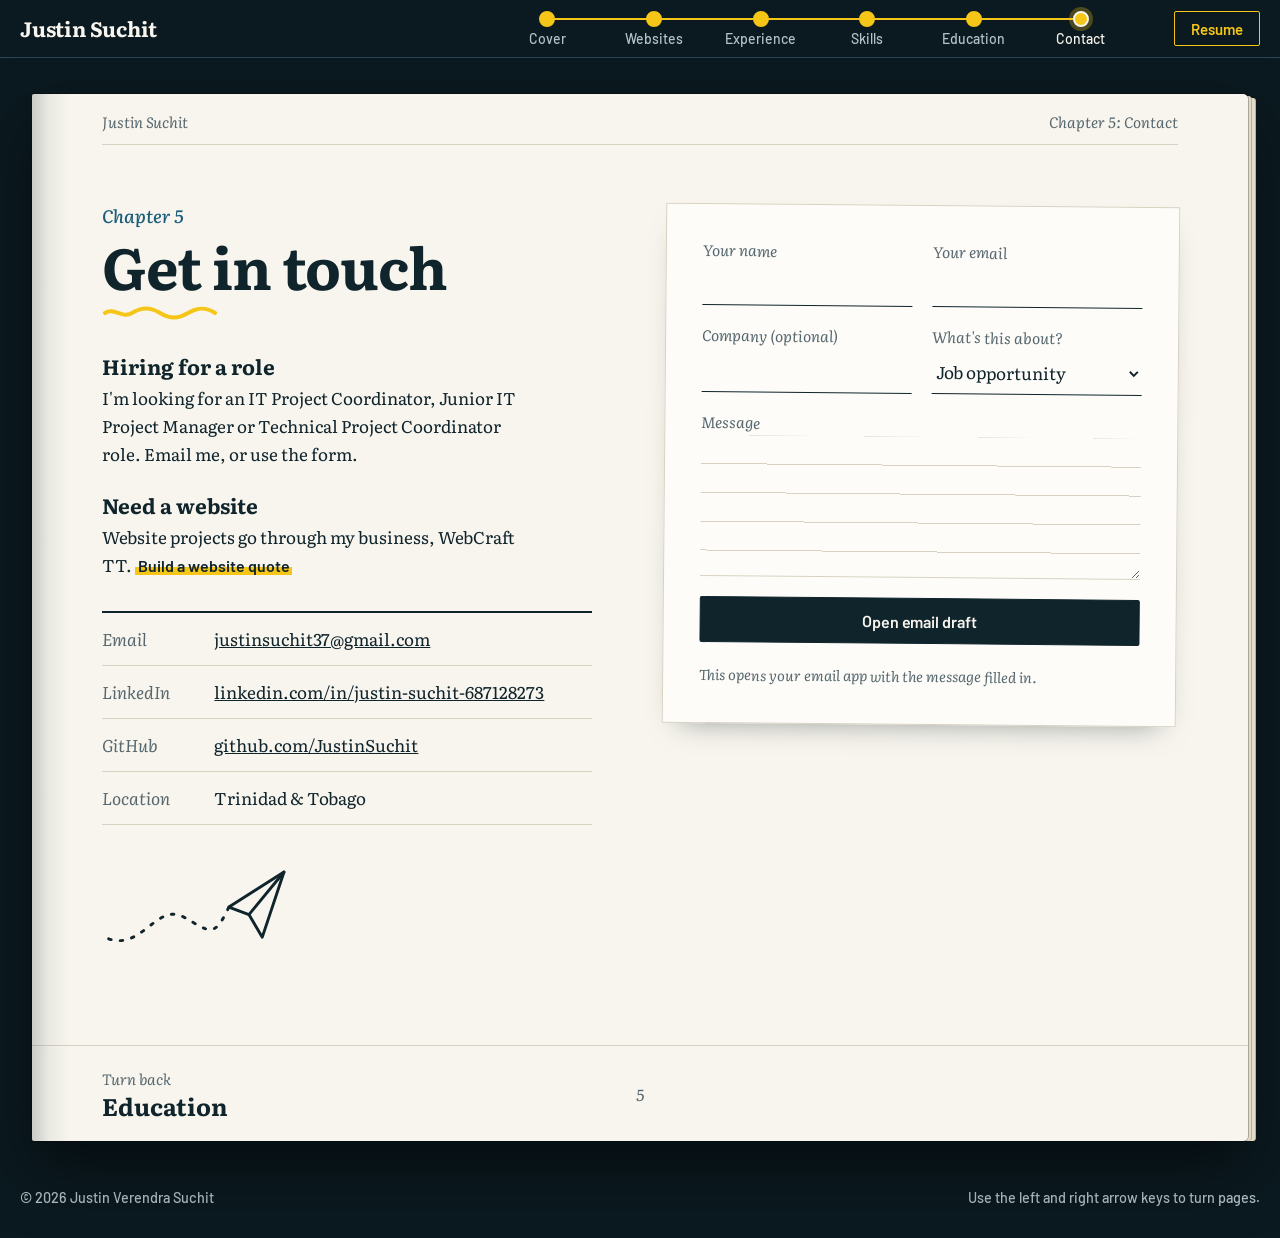
<file: contact.html>
<!DOCTYPE html>
<html lang="en">
<head>
<meta charset="UTF-8">
<meta name="viewport" content="width=device-width, initial-scale=1.0">
<title>Contact | Justin Suchit</title>
<meta name="description" content="Get in touch with Justin Suchit about IT project coordination roles or website projects.">
<meta name="author" content="Justin Suchit">
<meta name="robots" content="index, follow">
<meta property="og:type" content="website">
<meta property="og:site_name" content="Justin Suchit">
<meta property="og:title" content="Contact | Justin Suchit">
<meta property="og:description" content="Get in touch with Justin Suchit about IT project coordination roles or website projects.">
<meta property="og:image" content="https://raw.githubusercontent.com/JustinSuchit/Justin_Suchit-Profile/main/assets/og.png">
<meta property="og:image:width" content="1200">
<meta property="og:image:height" content="630">
<meta name="twitter:card" content="summary_large_image">
<meta name="twitter:image" content="https://raw.githubusercontent.com/JustinSuchit/Justin_Suchit-Profile/main/assets/og.png">
<meta name="theme-color" content="#10242c">
<link rel="icon" href="favicon.svg" type="image/svg+xml">
<link rel="stylesheet" href="styles.css">
</head>
<body>
<a class="skip" href="#main">Skip to content</a>

<header class="top">
  <div class="wrap top-row">
    <a class="wordmark" href="index.html">Justin Suchit</a>
    <nav aria-label="Pages">
      <ol class="rail" id="rail">
      <li class="passed"><a href="index.html"><span class="node"></span><span class="label">Cover</span></a></li>
      <li class="passed"><a href="websites.html"><span class="node"></span><span class="label">Websites</span></a></li>
      <li class="passed"><a href="experience.html"><span class="node"></span><span class="label">Experience</span></a></li>
      <li class="passed"><a href="skills.html"><span class="node"></span><span class="label">Skills</span></a></li>
      <li class="passed"><a href="education.html"><span class="node"></span><span class="label">Education</span></a></li>
      <li class="now"><a href="contact.html" aria-current="page"><span class="node"></span><span class="label">Contact</span></a></li>
      </ol>
    </nav>
    <a class="top-resume" href="resume.html">Resume</a>
  </div>
</header>

<div class="stage">
<main id="main" data-i="5" tabindex="-1">
  <div class="wrap"><p class="runhead"><span>Justin Suchit</span><span>Chapter 5: Contact</span></p></div>
  <section id="contact" class="contact">
    <div class="wrap contact-grid">
      <div>
        <p class="chapter">Chapter 5</p>
        <h1 class="title">Get in touch</h1>
        <div class="paths">
          <div>
            <h3>Hiring for a role</h3>
            <p>I'm looking for an IT Project Coordinator, Junior IT Project Manager or Technical Project Coordinator role. Email me, or use the form.</p>
          </div>
          <div>
            <h3>Need a website</h3>
            <p>Website projects go through my business, WebCraft TT. <a href="https://webcraft-tt.com/get-a-quote" target="_blank" rel="noopener">Build a website quote</a></p>
          </div>
        </div>
        <ul class="contact-links">
          <li><span>Email</span><a href="mailto:justinsuchit37@gmail.com">justinsuchit37@gmail.com</a></li>
          <li><span>LinkedIn</span><a href="https://www.linkedin.com/in/justin-suchit-687128273" target="_blank" rel="noopener">linkedin.com/in/justin-suchit-687128273</a></li>
          <li><span>GitHub</span><a href="https://github.com/JustinSuchit" target="_blank" rel="noopener">github.com/JustinSuchit</a></li>
          <li><span>Location</span>Trinidad &amp; Tobago</li>
        </ul>
        <svg class="doodle doodle-plane" viewBox="0 0 230 120" stroke-width="3.5" fill="none" stroke="currentColor" stroke-linecap="round" stroke-linejoin="round" aria-hidden="true">
          <path class="trail" d="M8 98c40 14 58-44 90-26s36 26 54-12" stroke-dasharray="3 11"/>
          <g class="fly"><path d="M152 60l66-42-26 78-16-27z" fill="var(--paper)"/><path d="M218 18l-42 51"/></g>
        </svg>
      </div>
      <form class="form" id="contactForm">
        <div class="pair">
          <label>Your name<input name="name" required autocomplete="name"></label>
          <label>Your email<input name="email" type="email" required autocomplete="email"></label>
        </div>
        <div class="pair">
          <label>Company (optional)<input name="company" autocomplete="organization"></label>
          <label>What's this about?
            <select name="reason">
              <option>Job opportunity</option><option>Collaboration</option><option>General question</option>
            </select>
          </label>
        </div>
        <label>Message<textarea name="message" rows="5" required></textarea></label>
        <button class="btn btn-solid" type="submit">Open email draft</button>
        <p class="form-note" id="formNote" role="status">This opens your email app with the message filled in.</p>
      </form>
    </div>
  </section>

  <nav class="pager" aria-label="Page turn"><div class="wrap pager-row"><a class="pager-prev" href="education.html"><span>Turn back</span><b>Education</b></a><p class="folio" aria-label="Page 5">5</p><span></span></div></nav>
</main>
</div>

<footer class="foot">
  <div class="wrap foot-row">
    <p>© <span id="year">2026</span> Justin Verendra Suchit</p>
    <p>Use the left and right arrow keys to turn pages.</p>
  </div>
</footer>

<dialog id="caseDialog" class="case" aria-labelledby="caseTitle"><div id="caseBody"></div></dialog>

<script src="script.js"></script>
</body>
</html>
</file>
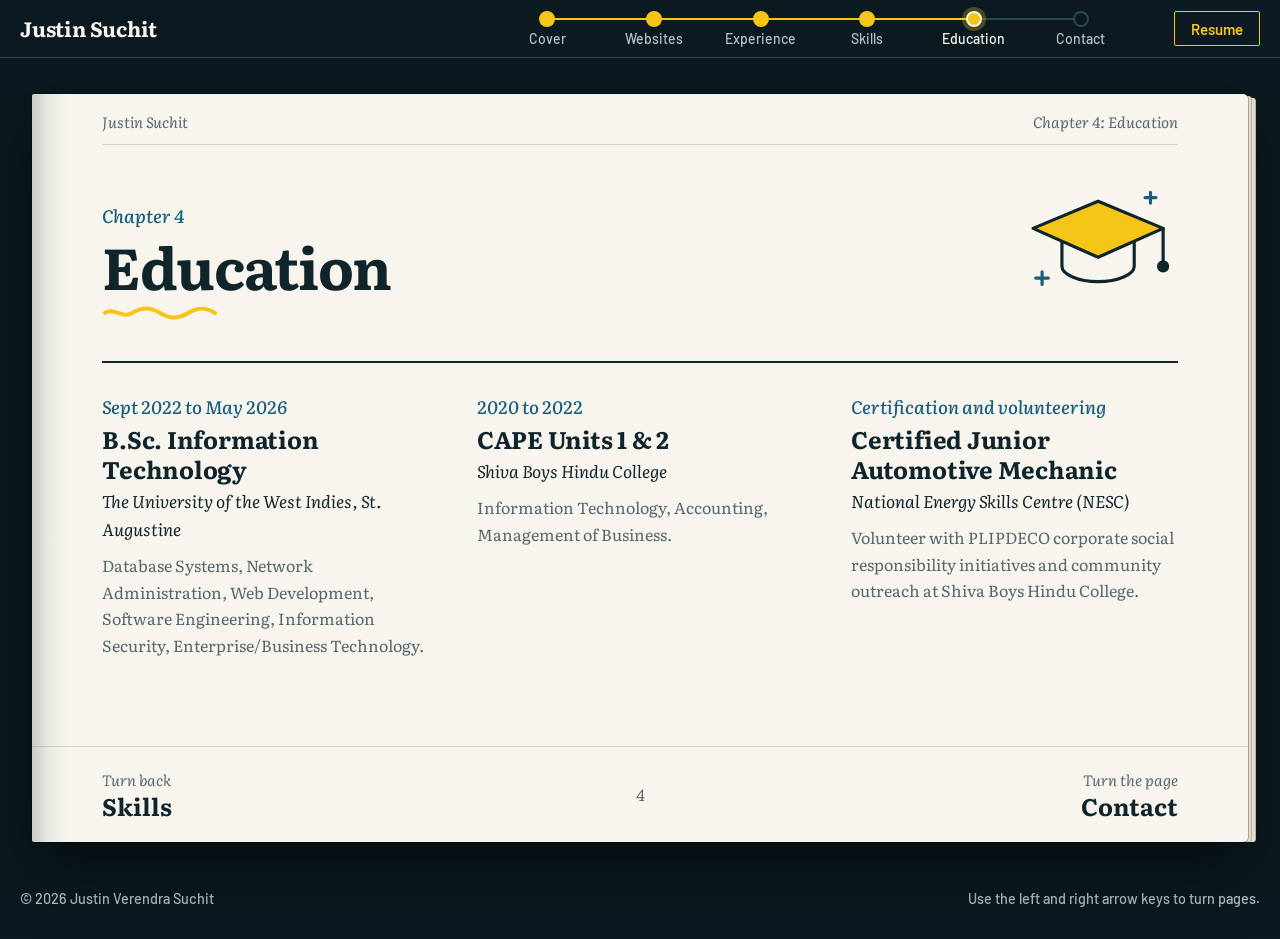
<file: education.html>
<!DOCTYPE html>
<html lang="en">
<head>
<meta charset="UTF-8">
<meta name="viewport" content="width=device-width, initial-scale=1.0">
<title>Education | Justin Suchit</title>
<meta name="description" content="B.Sc. Information Technology from The University of the West Indies, St. Augustine, plus certifications.">
<meta name="author" content="Justin Suchit">
<meta name="robots" content="index, follow">
<meta property="og:type" content="website">
<meta property="og:site_name" content="Justin Suchit">
<meta property="og:title" content="Education | Justin Suchit">
<meta property="og:description" content="B.Sc. Information Technology from The University of the West Indies, St. Augustine, plus certifications.">
<meta property="og:image" content="https://raw.githubusercontent.com/JustinSuchit/Justin_Suchit-Profile/main/assets/og.png">
<meta property="og:image:width" content="1200">
<meta property="og:image:height" content="630">
<meta name="twitter:card" content="summary_large_image">
<meta name="twitter:image" content="https://raw.githubusercontent.com/JustinSuchit/Justin_Suchit-Profile/main/assets/og.png">
<meta name="theme-color" content="#10242c">
<link rel="icon" href="favicon.svg" type="image/svg+xml">
<link rel="stylesheet" href="styles.css">
</head>
<body>
<a class="skip" href="#main">Skip to content</a>

<header class="top">
  <div class="wrap top-row">
    <a class="wordmark" href="index.html">Justin Suchit</a>
    <nav aria-label="Pages">
      <ol class="rail" id="rail">
      <li class="passed"><a href="index.html"><span class="node"></span><span class="label">Cover</span></a></li>
      <li class="passed"><a href="websites.html"><span class="node"></span><span class="label">Websites</span></a></li>
      <li class="passed"><a href="experience.html"><span class="node"></span><span class="label">Experience</span></a></li>
      <li class="passed"><a href="skills.html"><span class="node"></span><span class="label">Skills</span></a></li>
      <li class="now"><a href="education.html" aria-current="page"><span class="node"></span><span class="label">Education</span></a></li>
      <li class=""><a href="contact.html"><span class="node"></span><span class="label">Contact</span></a></li>
      </ol>
    </nav>
    <a class="top-resume" href="resume.html">Resume</a>
  </div>
</header>

<div class="stage">
<main id="main" data-i="4" tabindex="-1">
  <div class="wrap"><p class="runhead"><span>Justin Suchit</span><span>Chapter 4: Education</span></p></div>
  <section id="education" class="band">
    <div class="wrap">
      <svg class="doodle page-art" viewBox="0 0 170 130" stroke-width="3.5" fill="none" stroke="currentColor" stroke-linecap="round" stroke-linejoin="round" aria-hidden="true">
        <path d="M42 62v28c0 9 18 17 40 17s40-8 40-17V62"/>
        <path d="M82 18l72 30-72 32L10 48z" fill="var(--yellow)"/>
        <g class="tassel"><path d="M154 48v36"/><circle cx="154" cy="90" r="5" fill="currentColor"/></g>
        <path class="twinkle" d="M20 96v14M13 103h14" stroke="var(--blue)"/><path class="twinkle t2" d="M140 8v12M134 14h12" stroke="var(--blue)"/>
      </svg>
      <p class="chapter">Chapter 4</p>
        <h1 class="title">Education</h1>
      <div class="edu">
        <article>
          <p class="when">Sept 2022 to May 2026</p>
          <h3>B.Sc. Information Technology</h3>
          <p class="where">The University of the West Indies, St. Augustine</p>
          <p class="detail">Database Systems, Network Administration, Web Development, Software Engineering, Information Security, Enterprise/Business Technology.</p>
        </article>
        <article>
          <p class="when">2020 to 2022</p>
          <h3>CAPE Units 1 &amp; 2</h3>
          <p class="where">Shiva Boys Hindu College</p>
          <p class="detail">Information Technology, Accounting, Management of Business.</p>
        </article>
        <article>
          <p class="when">Certification and volunteering</p>
          <h3>Certified Junior Automotive Mechanic</h3>
          <p class="where">National Energy Skills Centre (NESC)</p>
          <p class="detail">Volunteer with PLIPDECO corporate social responsibility initiatives and community outreach at Shiva Boys Hindu College.</p>
        </article>
      </div>
    </div>
  </section>

  <nav class="pager" aria-label="Page turn"><div class="wrap pager-row"><a class="pager-prev" href="skills.html"><span>Turn back</span><b>Skills</b></a><p class="folio" aria-label="Page 4">4</p><a class="pager-next" href="contact.html"><span>Turn the page</span><b>Contact</b></a></div></nav>
</main>
</div>

<footer class="foot">
  <div class="wrap foot-row">
    <p>© <span id="year">2026</span> Justin Verendra Suchit</p>
    <p>Use the left and right arrow keys to turn pages.</p>
  </div>
</footer>

<dialog id="caseDialog" class="case" aria-labelledby="caseTitle"><div id="caseBody"></div></dialog>

<script src="script.js"></script>
</body>
</html>
</file>
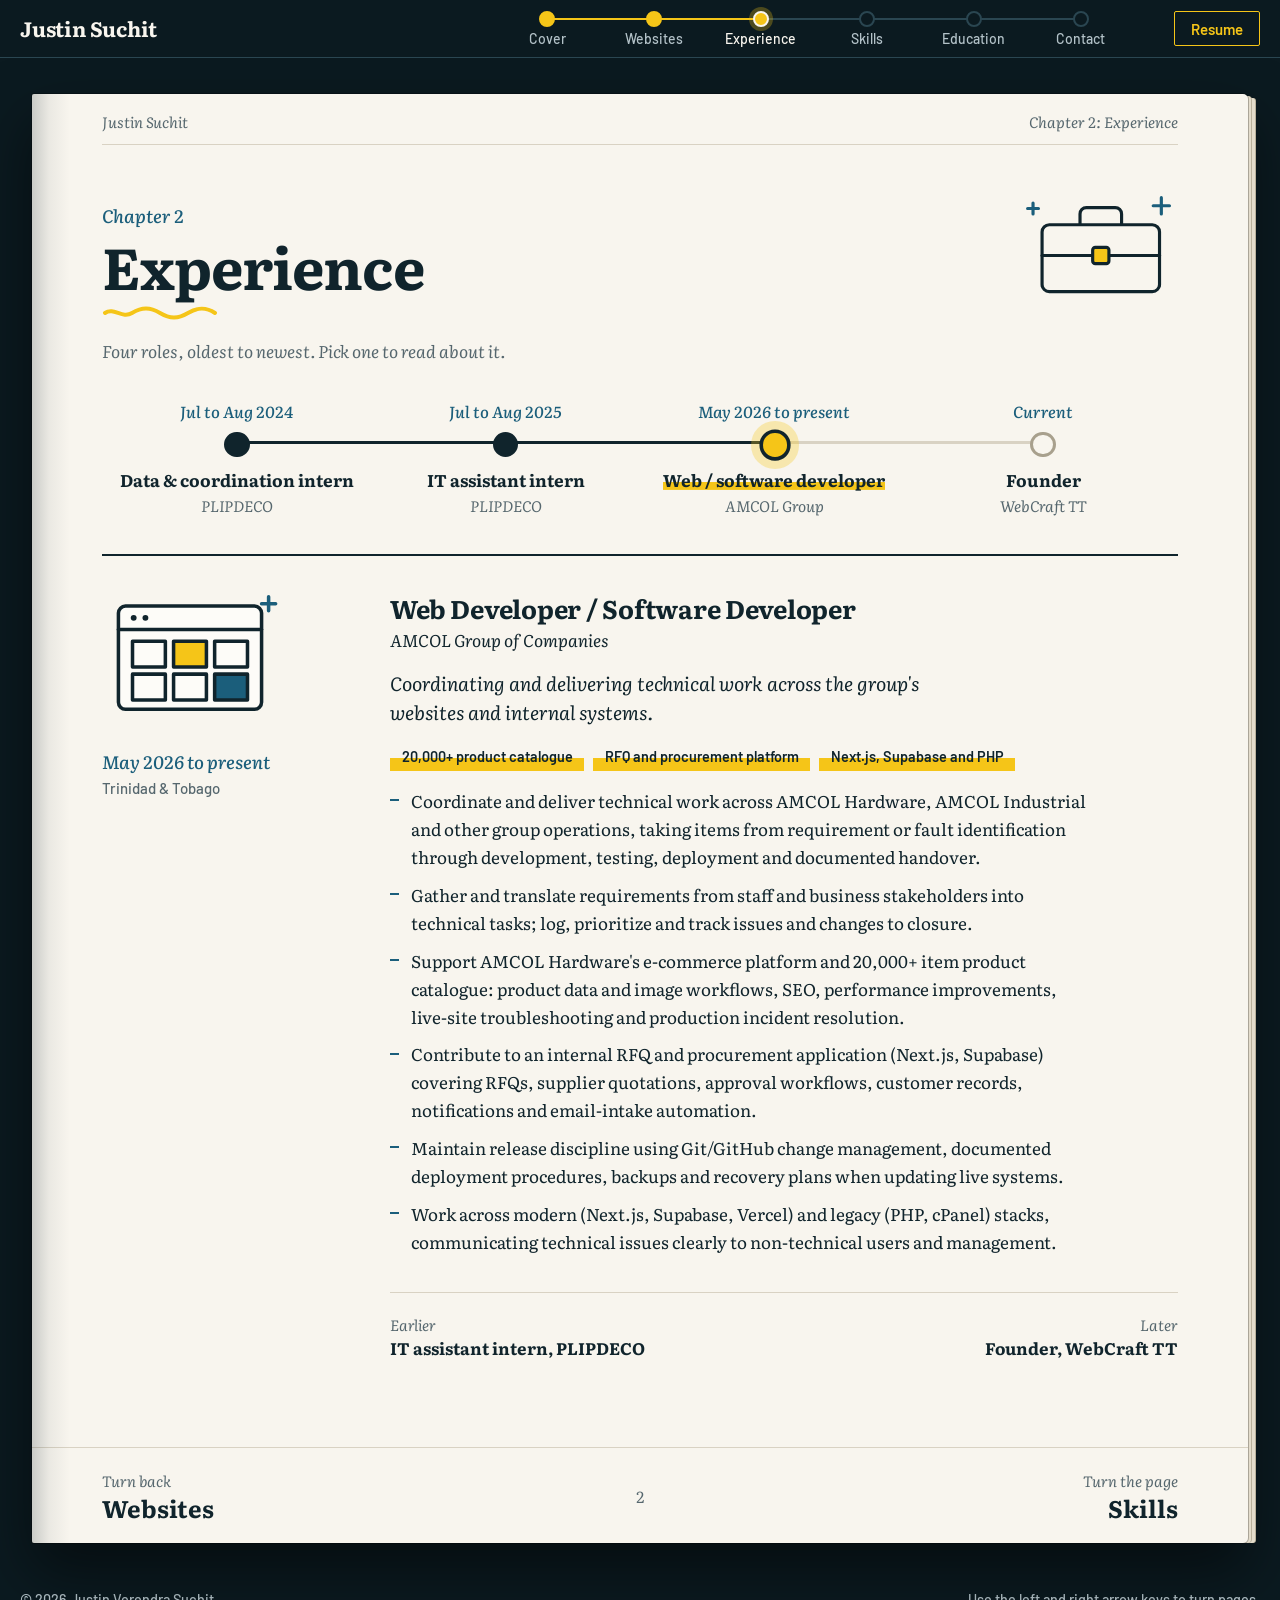
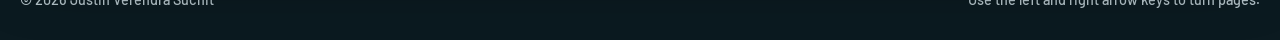
<file: experience.html>
<!DOCTYPE html>
<html lang="en">
<head>
<meta charset="UTF-8">
<meta name="viewport" content="width=device-width, initial-scale=1.0">
<title>Experience | Justin Suchit</title>
<meta name="description" content="Justin Suchit's work experience at AMCOL Group of Companies and PLIPDECO.">
<meta name="author" content="Justin Suchit">
<meta name="robots" content="index, follow">
<meta property="og:type" content="website">
<meta property="og:site_name" content="Justin Suchit">
<meta property="og:title" content="Experience | Justin Suchit">
<meta property="og:description" content="Justin Suchit's work experience at AMCOL Group of Companies and PLIPDECO.">
<meta property="og:image" content="https://raw.githubusercontent.com/JustinSuchit/Justin_Suchit-Profile/main/assets/og.png">
<meta property="og:image:width" content="1200">
<meta property="og:image:height" content="630">
<meta name="twitter:card" content="summary_large_image">
<meta name="twitter:image" content="https://raw.githubusercontent.com/JustinSuchit/Justin_Suchit-Profile/main/assets/og.png">
<meta name="theme-color" content="#10242c">
<link rel="icon" href="favicon.svg" type="image/svg+xml">
<link rel="stylesheet" href="styles.css">
</head>
<body>
<a class="skip" href="#main">Skip to content</a>

<header class="top">
  <div class="wrap top-row">
    <a class="wordmark" href="index.html">Justin Suchit</a>
    <nav aria-label="Pages">
      <ol class="rail" id="rail">
      <li class="passed"><a href="index.html"><span class="node"></span><span class="label">Cover</span></a></li>
      <li class="passed"><a href="websites.html"><span class="node"></span><span class="label">Websites</span></a></li>
      <li class="now"><a href="experience.html" aria-current="page"><span class="node"></span><span class="label">Experience</span></a></li>
      <li class=""><a href="skills.html"><span class="node"></span><span class="label">Skills</span></a></li>
      <li class=""><a href="education.html"><span class="node"></span><span class="label">Education</span></a></li>
      <li class=""><a href="contact.html"><span class="node"></span><span class="label">Contact</span></a></li>
      </ol>
    </nav>
    <a class="top-resume" href="resume.html">Resume</a>
  </div>
</header>

<div class="stage">
<main id="main" data-i="2" tabindex="-1">
  <div class="wrap"><p class="runhead"><span>Justin Suchit</span><span>Chapter 2: Experience</span></p></div>
  <section id="experience" class="band">
    <div class="wrap">
      <svg class="doodle page-art" viewBox="0 0 170 130" stroke-width="3.5" fill="none" stroke="currentColor" stroke-linecap="round" stroke-linejoin="round" aria-hidden="true">
        <path d="M62 44V32a7 7 0 0 1 7-7h32a7 7 0 0 1 7 7v12"/>
        <rect x="20" y="44" width="130" height="74" rx="8" fill="var(--paper)"/>
        <path d="M20 78h130"/><rect class="clasp" x="76" y="69" width="18" height="18" rx="3" fill="var(--yellow)"/>
        <path class="twinkle" d="M152 14v18M143 23h18" stroke="var(--blue)"/><path class="twinkle t2" d="M10 20v12M4 26h12" stroke="var(--blue)"/>
      </svg>
      <p class="chapter">Chapter 2</p>
        <h1 class="title">Experience</h1>
      <p class="tl-hint">Four roles, oldest to newest. Pick one to read about it.</p>
      <nav aria-label="Timeline of roles">
        <ol class="tl" id="timeline" data-start="2">
          <li><button type="button" data-stop="0" aria-controls="role-0">
            <span class="stop-when">Jul to Aug 2024</span><span class="stop-year">2024</span>
            <span class="node"></span>
            <span class="stop-what">Data &amp; coordination intern</span><span class="stop-where">PLIPDECO</span>
          </button></li>
          <li><button type="button" data-stop="1" aria-controls="role-1">
            <span class="stop-when">Jul to Aug 2025</span><span class="stop-year">2025</span>
            <span class="node"></span>
            <span class="stop-what">IT assistant intern</span><span class="stop-where">PLIPDECO</span>
          </button></li>
          <li><button type="button" data-stop="2" aria-controls="role-2">
            <span class="stop-when">May 2026 to present</span><span class="stop-year">2026</span>
            <span class="node"></span>
            <span class="stop-what">Web / software developer</span><span class="stop-where">AMCOL Group</span>
          </button></li>
          <li><button type="button" data-stop="3" aria-controls="role-3">
            <span class="stop-when">Current</span><span class="stop-year">Now</span>
            <span class="node"></span>
            <span class="stop-what">Founder</span><span class="stop-where">WebCraft TT</span>
          </button></li>
        </ol>
      </nav>
      <ol class="roles">
        <li class="role" id="role-0">
          <div class="role-side">
          <svg class="doodle role-art" viewBox="0 0 150 112" fill="none" stroke="currentColor" stroke-width="3" stroke-linecap="round" stroke-linejoin="round" aria-hidden="true">
            <g class="fly"><path d="M14 70h122l-14 24H30z" fill="var(--paper-hi)"/><rect x="38" y="50" width="26" height="20" fill="var(--yellow)"/><rect x="68" y="50" width="26" height="20" fill="var(--blue)"/><rect x="53" y="30" width="26" height="20" fill="var(--paper-hi)"/><path d="M110 70V38h14v32M117 38V26"/></g>
            <path class="trail" d="M4 104c12-6 22 6 34 0s22-6 34 0 22 6 34 0 22-6 38 0" stroke="var(--blue)" stroke-dasharray="10 7"/>
            <path class="twinkle" d="M134 14v14M127 21h14" stroke="var(--blue)"/>
          </svg>
            <p class="when">Jul to Aug 2024<span>Point Lisas, Trinidad</span></p>
          </div>
          <div>
            <h3>Data Entry &amp; Coordination Intern, Planning</h3>
            <p class="where">PLIPDECO</p>
            <p class="role-lead">Keeping planning records accurate and moving information between port departments.</p>
            <ul class="chips"><li>Planning records</li><li>Navis N4 / SPARCS</li><li>Marine and Harbour</li></ul>
            <ul class="role-points">
              <li>Maintained planning and administrative records with a focus on accuracy, data integrity and operational reporting.</li>
              <li>Coordinated information between Planning, Marine and Harbour departments; exposure to Navis N4/SPARCS and port/logistics workflows.</li>
              <li>Updated project documentation and prepared routine reports, building experience in cross-department communication and structured processes.</li>
            </ul>
            <div class="steps"><span></span><button type="button" class="step step-later" data-to="1"><span>Later</span><b>IT assistant intern, PLIPDECO</b></button></div>
          </div>
        </li>
        <li class="role" id="role-1">
          <div class="role-side">
          <svg class="doodle role-art" viewBox="0 0 150 112" fill="none" stroke="currentColor" stroke-width="3" stroke-linecap="round" stroke-linejoin="round" aria-hidden="true">
            <rect x="22" y="16" width="96" height="64" rx="6" fill="var(--paper-hi)"/><path d="M70 80v14M46 96h48"/>
            <path class="tap" d="M50 50l13 13 26-28" stroke="var(--blue)" stroke-width="5"/>
            <path class="pulse" d="M124 34a14 14 0 0 1 14 14M124 22a26 26 0 0 1 26 26" stroke="var(--yellow)" stroke-width="4"/>
            <path class="twinkle" d="M10 24v12M4 30h12" stroke="var(--blue)"/>
          </svg>
            <p class="when">Jul to Aug 2025<span>Point Lisas, Trinidad</span></p>
          </div>
          <div>
            <h3>IT Assistant Intern</h3>
            <p class="where">Point Lisas Industrial Port Development Corporation (PLIPDECO)</p>
            <p class="role-lead">Day-to-day IT support inside a corporate port environment.</p>
            <ul class="chips"><li>IT support</li><li>Network monitoring</li><li>Security awareness</li></ul>
            <ul class="role-points">
              <li>Delivered day-to-day IT support (hardware, software, user access) in a corporate environment, resolving and escalating tickets within structured IT service processes.</li>
              <li>Supported network monitoring, IT asset management, system maintenance and technical documentation under senior IT staff.</li>
              <li>Contributed to anti-phishing and information security awareness activities.</li>
              <li>Gained exposure to enterprise infrastructure, server-room operations, fibre/network environments and ERP/business systems.</li>
            </ul>
            <div class="steps"><button type="button" class="step" data-to="0"><span>Earlier</span><b>Data &amp; coordination intern, PLIPDECO</b></button><button type="button" class="step step-later" data-to="2"><span>Later</span><b>Web / software developer, AMCOL Group</b></button></div>
          </div>
        </li>
        <li class="role" id="role-2">
          <div class="role-side">
          <svg class="doodle role-art" viewBox="0 0 150 112" fill="none" stroke="currentColor" stroke-width="3" stroke-linecap="round" stroke-linejoin="round" aria-hidden="true">
            <rect x="14" y="12" width="122" height="88" rx="6" fill="var(--paper-hi)"/><path d="M14 32h122"/>
            <circle cx="27" cy="22" r="2.5" fill="currentColor" stroke="none"/><circle cx="37" cy="22" r="2.5" fill="currentColor" stroke="none"/>
            <rect x="26" y="42" width="28" height="22"/><rect class="clasp" x="61" y="42" width="28" height="22" fill="var(--yellow)"/><rect x="96" y="42" width="28" height="22"/>
            <rect x="26" y="70" width="28" height="22"/><rect x="61" y="70" width="28" height="22"/><rect x="96" y="70" width="28" height="22" fill="var(--blue)"/>
            <path class="twinkle" d="M142 4v12M136 10h12" stroke="var(--blue)"/>
          </svg>
            <p class="when">May 2026 to present<span>Trinidad &amp; Tobago</span></p>
          </div>
          <div>
            <h3>Web Developer / Software Developer</h3>
            <p class="where">AMCOL Group of Companies</p>
            <p class="role-lead">Coordinating and delivering technical work across the group's websites and internal systems.</p>
            <ul class="chips"><li>20,000+ product catalogue</li><li>RFQ and procurement platform</li><li>Next.js, Supabase and PHP</li></ul>
            <ul class="role-points">
              <li>Coordinate and deliver technical work across AMCOL Hardware, AMCOL Industrial and other group operations, taking items from requirement or fault identification through development, testing, deployment and documented handover.</li>
              <li>Gather and translate requirements from staff and business stakeholders into technical tasks; log, prioritize and track issues and changes to closure.</li>
              <li>Support AMCOL Hardware's e-commerce platform and 20,000+ item product catalogue: product data and image workflows, SEO, performance improvements, live-site troubleshooting and production incident resolution.</li>
              <li>Contribute to an internal RFQ and procurement application (Next.js, Supabase) covering RFQs, supplier quotations, approval workflows, customer records, notifications and email-intake automation.</li>
              <li>Maintain release discipline using Git/GitHub change management, documented deployment procedures, backups and recovery plans when updating live systems.</li>
              <li>Work across modern (Next.js, Supabase, Vercel) and legacy (PHP, cPanel) stacks, communicating technical issues clearly to non-technical users and management.</li>
            </ul>
            <div class="steps"><button type="button" class="step" data-to="1"><span>Earlier</span><b>IT assistant intern, PLIPDECO</b></button><button type="button" class="step step-later" data-to="3"><span>Later</span><b>Founder, WebCraft TT</b></button></div>
          </div>
        </li>
        <li class="role" id="role-3">
          <div class="role-side">
          <svg class="doodle role-art" viewBox="0 0 150 112" fill="none" stroke="currentColor" stroke-width="3" stroke-linecap="round" stroke-linejoin="round" aria-hidden="true">
            <rect x="8" y="14" width="96" height="76" rx="6" fill="var(--paper-hi)"/><path d="M8 32h96"/>
            <path d="M20 48h44" stroke-width="6"/><path d="M20 62h70M20 74h52" stroke="var(--soft)" stroke-width="2.5"/>
            <g class="scribble"><path d="M100 98l8-22 26-40 13 8-26 40z" fill="var(--yellow)"/><path d="M108 76l13 8"/></g>
            <path class="twinkle" d="M128 6v14M121 13h14" stroke="var(--blue)"/>
          </svg>
            <p class="when">Current<span>Trinidad &amp; Tobago</span></p>
          </div>
          <div>
            <h3>Founder</h3>
            <p class="where"><a href="https://webcraft-tt.com/" target="_blank" rel="noopener">WebCraft TT</a></p>
            <p class="role-lead">My own web design business, building websites and systems for companies in Trinidad &amp; Tobago.</p>
            <ul class="chips"><li>Business websites</li><li>Online stores</li><li>Custom systems</li><li>Care plans</li></ul>
            <ul class="role-points">
              <li>Run an independent web design business building business websites, online stores and catalogues, and custom web systems for companies in Trinidad &amp; Tobago.</li>
              <li>Work directly with each client from the first brief through design, development, testing, launch and handover.</li>
              <li>Scope projects with written, itemised quotes and maintain client sites under agreed care plans.</li>
              <li>Designed, built and launched the Jagmohan Sawmill website for Jebodh Jagmohan and Company Ltd.</li>
            </ul>
            <div class="steps"><button type="button" class="step" data-to="2"><span>Earlier</span><b>Web / software developer, AMCOL Group</b></button><span></span></div>
          </div>
        </li>
      </ol>
    </div>
  </section>

  <nav class="pager" aria-label="Page turn"><div class="wrap pager-row"><a class="pager-prev" href="websites.html"><span>Turn back</span><b>Websites</b></a><p class="folio" aria-label="Page 2">2</p><a class="pager-next" href="skills.html"><span>Turn the page</span><b>Skills</b></a></div></nav>
</main>
</div>

<footer class="foot">
  <div class="wrap foot-row">
    <p>© <span id="year">2026</span> Justin Verendra Suchit</p>
    <p>Use the left and right arrow keys to turn pages.</p>
  </div>
</footer>

<dialog id="caseDialog" class="case" aria-labelledby="caseTitle"><div id="caseBody"></div></dialog>

<script src="script.js"></script>
</body>
</html>
</file>
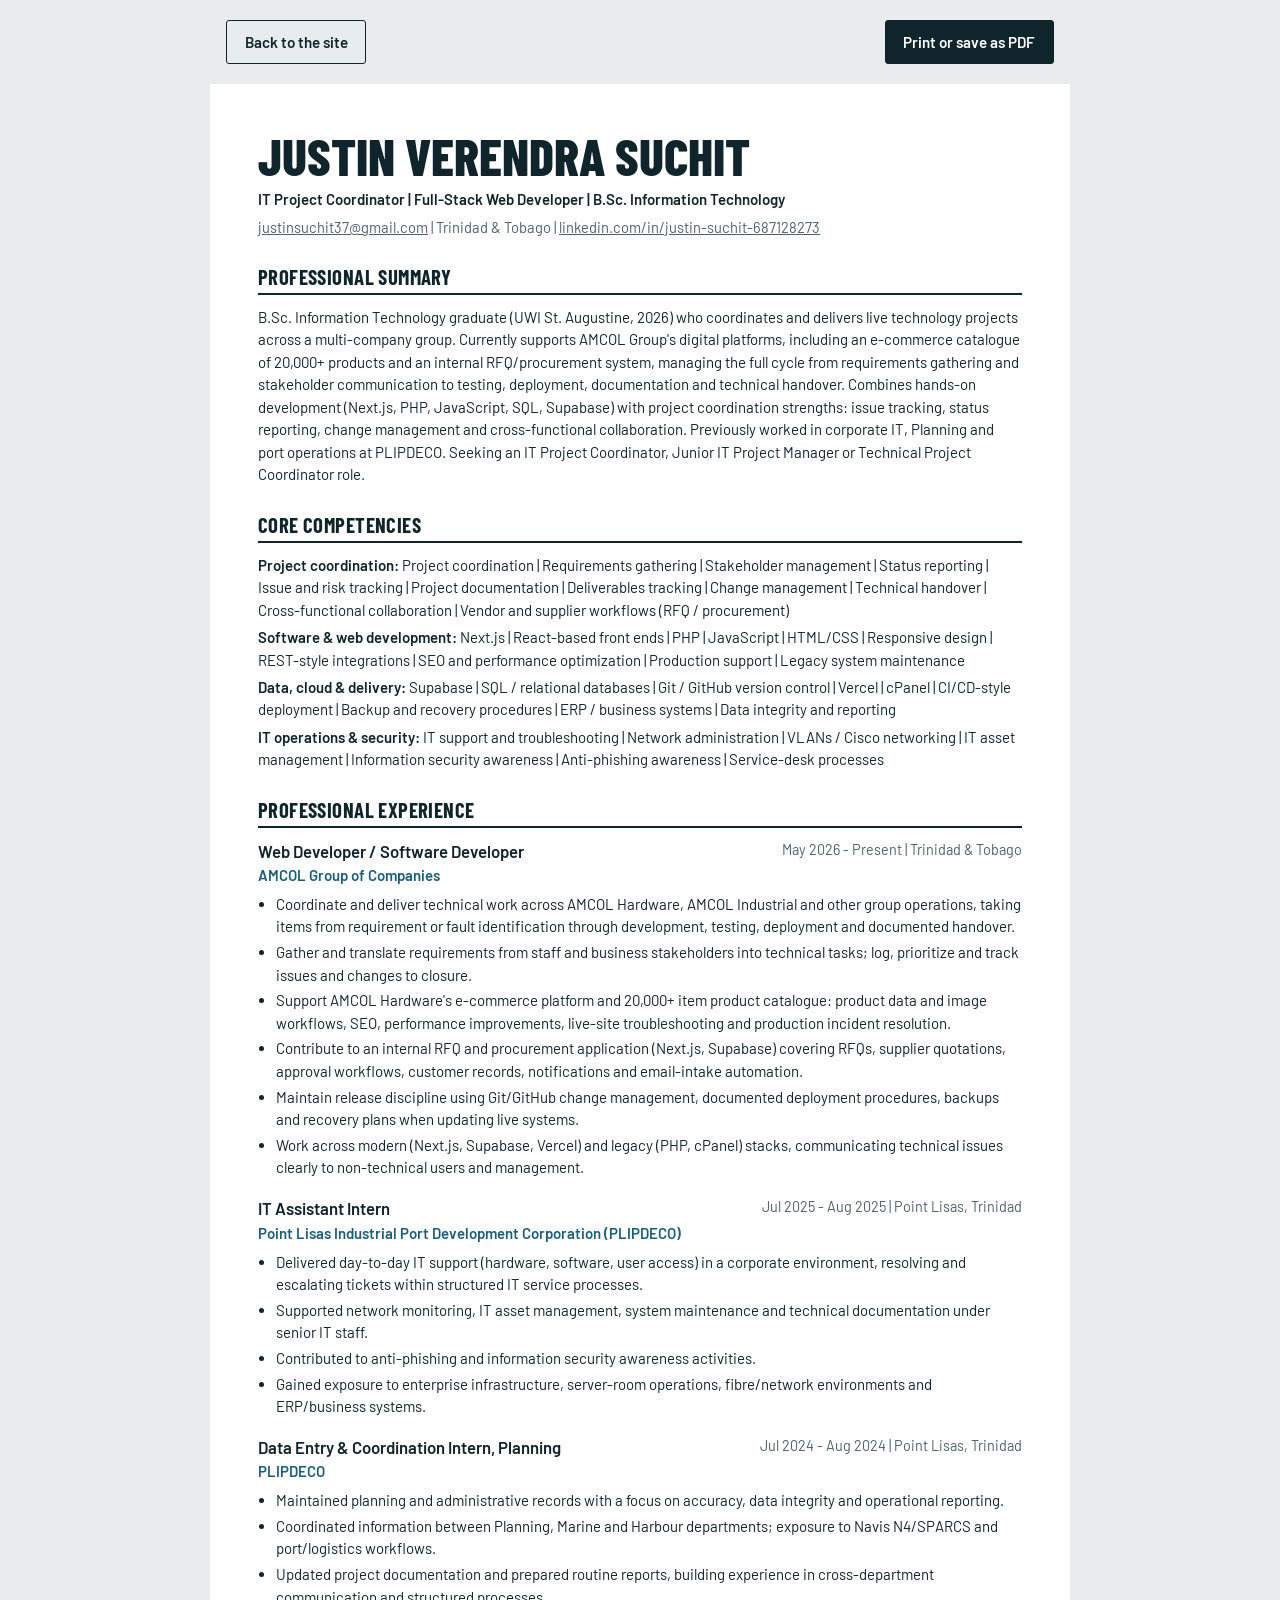
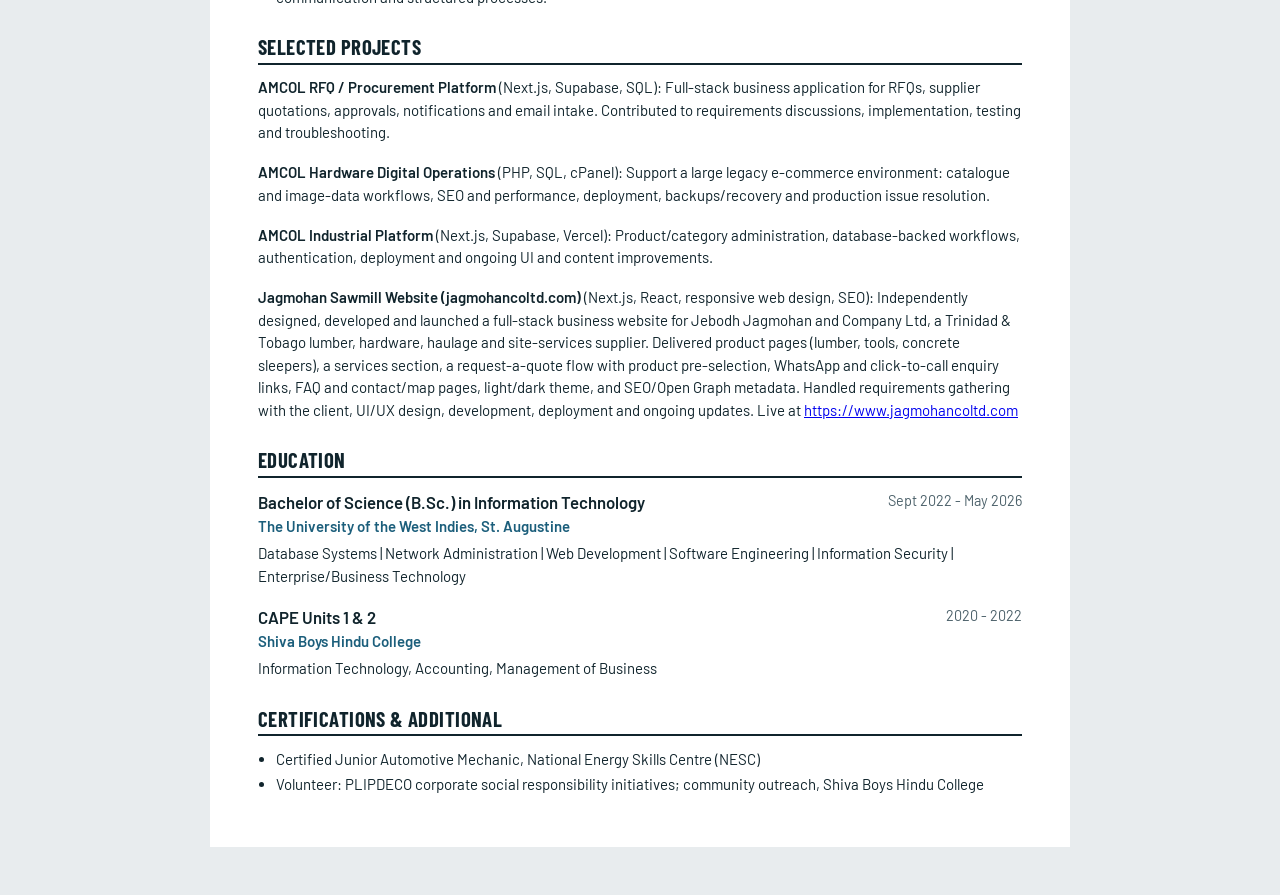
<file: resume.html>
<!DOCTYPE html>
<html lang="en">
<head>
<meta charset="UTF-8">
<meta name="viewport" content="width=device-width, initial-scale=1.0">
<title>Resume | Justin Verendra Suchit</title>
<meta name="description" content="Resume of Justin Verendra Suchit: IT Project Coordinator, Full-Stack Web Developer, B.Sc. Information Technology.">
<link rel="icon" href="favicon.svg" type="image/svg+xml">
<style>
@font-face { font-family: "Barlow"; font-weight: 400; font-style: normal; font-display: swap; src: url("assets/fonts/barlow-latin-400-normal.woff2") format("woff2"); }
@font-face { font-family: "Barlow"; font-weight: 500; font-style: normal; font-display: swap; src: url("assets/fonts/barlow-latin-500-normal.woff2") format("woff2"); }
@font-face { font-family: "Barlow"; font-weight: 600; font-style: normal; font-display: swap; src: url("assets/fonts/barlow-latin-600-normal.woff2") format("woff2"); }
@font-face { font-family: "Barlow Condensed"; font-weight: 600; font-style: normal; font-display: swap; src: url("assets/fonts/barlow-condensed-latin-600-normal.woff2") format("woff2"); }
@font-face { font-family: "Barlow Condensed"; font-weight: 700; font-style: normal; font-display: swap; src: url("assets/fonts/barlow-condensed-latin-700-normal.woff2") format("woff2"); }
@font-face { font-family: "Barlow Condensed"; font-weight: 800; font-style: normal; font-display: swap; src: url("assets/fonts/barlow-condensed-latin-800-normal.woff2") format("woff2"); }

  :root { --ink: #10242c; --soft: #4d626b; --line: #c4cdd2; --blue: #1b5e7b; --steel: #e8ecee; }
  * { box-sizing: border-box; }
  body { margin: 0; background: var(--steel); color: var(--ink); font: 400 15px/1.5 "Barlow", system-ui, sans-serif; }
  .bar { max-width: 860px; margin: 0 auto; padding: 1.25rem 1rem; display: flex; justify-content: space-between; gap: .75rem; flex-wrap: wrap; }
  .bar a, .bar button { min-height: 2.75rem; padding: 0 1.1rem; display: inline-flex; align-items: center; border-radius: 3px; border: 1.5px solid var(--ink); background: transparent; color: var(--ink); font: 600 .95rem "Barlow", sans-serif; text-decoration: none; cursor: pointer; }
  .bar button { background: var(--ink); color: #fff; }
  .page { max-width: 860px; margin: 0 auto 3rem; background: #fff; padding: 3rem; }
  h1 { margin: 0; font: 800 3.25rem/.9 "Barlow Condensed", sans-serif; text-transform: uppercase; }
  .title { font-weight: 600; margin: .6rem 0 .3rem; }
  .contact { color: var(--soft); font-size: .92rem; margin: 0; }
  .contact a { color: inherit; }
  h2 { margin: 1.75rem 0 .7rem; padding-bottom: .25rem; border-bottom: 2.5px solid var(--ink); font: 700 1.3rem/1.1 "Barlow Condensed", sans-serif; text-transform: uppercase; letter-spacing: .02em; }
  p { margin: .3rem 0 0; }
  .item { margin-bottom: 1.1rem; break-inside: avoid; }
  .item-head { display: flex; justify-content: space-between; gap: .25rem 1rem; flex-wrap: wrap; }
  .item-head b { font-size: 1.05rem; }
  .item-head span { color: var(--soft); font-size: .9rem; }
  .org { color: var(--blue); font-weight: 600; }
  ul { margin: .4rem 0 0; padding-left: 1.1rem; }
  li { margin-bottom: .2rem; }
  @media (max-width: 600px) { .page { padding: 1.5rem; } h1 { font-size: 2.5rem; } }
  @media print {
    body { background: #fff; font-size: 11px; }
    .bar { display: none; }
    .page { margin: 0; padding: 0; max-width: none; }
    h1 { font-size: 2.4rem; }
    h2 { margin-top: 1.1rem; }
    @page { margin: 13mm; }
  }
</style>
</head>
<body>
<div class="bar">
  <a href="index.html">Back to the site</a>
  <button onclick="window.print()">Print or save as PDF</button>
</div>

<main class="page">
  <h1>Justin Verendra Suchit</h1>
  <p class="title">IT Project Coordinator | Full-Stack Web Developer | B.Sc. Information Technology</p>
  <p class="contact"><a href="mailto:justinsuchit37@gmail.com">justinsuchit37@gmail.com</a> | Trinidad &amp; Tobago | <a href="https://www.linkedin.com/in/justin-suchit-687128273">linkedin.com/in/justin-suchit-687128273</a></p>

  <h2>Professional summary</h2>
  <p>B.Sc. Information Technology graduate (UWI St. Augustine, 2026) who coordinates and delivers live technology projects across a multi-company group. Currently supports AMCOL Group's digital platforms, including an e-commerce catalogue of 20,000+ products and an internal RFQ/procurement system, managing the full cycle from requirements gathering and stakeholder communication to testing, deployment, documentation and technical handover. Combines hands-on development (Next.js, PHP, JavaScript, SQL, Supabase) with project coordination strengths: issue tracking, status reporting, change management and cross-functional collaboration. Previously worked in corporate IT, Planning and port operations at PLIPDECO. Seeking an IT Project Coordinator, Junior IT Project Manager or Technical Project Coordinator role.</p>

  <h2>Core competencies</h2>
  <p><b>Project coordination:</b> Project coordination | Requirements gathering | Stakeholder management | Status reporting | Issue and risk tracking | Project documentation | Deliverables tracking | Change management | Technical handover | Cross-functional collaboration | Vendor and supplier workflows (RFQ / procurement)</p>
  <p><b>Software &amp; web development:</b> Next.js | React-based front ends | PHP | JavaScript | HTML/CSS | Responsive design | REST-style integrations | SEO and performance optimization | Production support | Legacy system maintenance</p>
  <p><b>Data, cloud &amp; delivery:</b> Supabase | SQL / relational databases | Git / GitHub version control | Vercel | cPanel | CI/CD-style deployment | Backup and recovery procedures | ERP / business systems | Data integrity and reporting</p>
  <p><b>IT operations &amp; security:</b> IT support and troubleshooting | Network administration | VLANs / Cisco networking | IT asset management | Information security awareness | Anti-phishing awareness | Service-desk processes</p>

  <h2>Professional experience</h2>
  <div class="item">
    <div class="item-head"><b>Web Developer / Software Developer</b><span>May 2026 - Present | Trinidad &amp; Tobago</span></div>
    <div class="org">AMCOL Group of Companies</div>
    <ul>
      <li>Coordinate and deliver technical work across AMCOL Hardware, AMCOL Industrial and other group operations, taking items from requirement or fault identification through development, testing, deployment and documented handover.</li>
      <li>Gather and translate requirements from staff and business stakeholders into technical tasks; log, prioritize and track issues and changes to closure.</li>
      <li>Support AMCOL Hardware's e-commerce platform and 20,000+ item product catalogue: product data and image workflows, SEO, performance improvements, live-site troubleshooting and production incident resolution.</li>
      <li>Contribute to an internal RFQ and procurement application (Next.js, Supabase) covering RFQs, supplier quotations, approval workflows, customer records, notifications and email-intake automation.</li>
      <li>Maintain release discipline using Git/GitHub change management, documented deployment procedures, backups and recovery plans when updating live systems.</li>
      <li>Work across modern (Next.js, Supabase, Vercel) and legacy (PHP, cPanel) stacks, communicating technical issues clearly to non-technical users and management.</li>
    </ul>
  </div>
  <div class="item">
    <div class="item-head"><b>IT Assistant Intern</b><span>Jul 2025 - Aug 2025 | Point Lisas, Trinidad</span></div>
    <div class="org">Point Lisas Industrial Port Development Corporation (PLIPDECO)</div>
    <ul>
      <li>Delivered day-to-day IT support (hardware, software, user access) in a corporate environment, resolving and escalating tickets within structured IT service processes.</li>
      <li>Supported network monitoring, IT asset management, system maintenance and technical documentation under senior IT staff.</li>
      <li>Contributed to anti-phishing and information security awareness activities.</li>
      <li>Gained exposure to enterprise infrastructure, server-room operations, fibre/network environments and ERP/business systems.</li>
    </ul>
  </div>
  <div class="item">
    <div class="item-head"><b>Data Entry &amp; Coordination Intern, Planning</b><span>Jul 2024 - Aug 2024 | Point Lisas, Trinidad</span></div>
    <div class="org">PLIPDECO</div>
    <ul>
      <li>Maintained planning and administrative records with a focus on accuracy, data integrity and operational reporting.</li>
      <li>Coordinated information between Planning, Marine and Harbour departments; exposure to Navis N4/SPARCS and port/logistics workflows.</li>
      <li>Updated project documentation and prepared routine reports, building experience in cross-department communication and structured processes.</li>
    </ul>
  </div>

  <h2>Selected projects</h2>
  <div class="item"><p><b>AMCOL RFQ / Procurement Platform</b> (Next.js, Supabase, SQL): Full-stack business application for RFQs, supplier quotations, approvals, notifications and email intake. Contributed to requirements discussions, implementation, testing and troubleshooting.</p></div>
  <div class="item"><p><b>AMCOL Hardware Digital Operations</b> (PHP, SQL, cPanel): Support a large legacy e-commerce environment: catalogue and image-data workflows, SEO and performance, deployment, backups/recovery and production issue resolution.</p></div>
  <div class="item"><p><b>AMCOL Industrial Platform</b> (Next.js, Supabase, Vercel): Product/category administration, database-backed workflows, authentication, deployment and ongoing UI and content improvements.</p></div>
  <div class="item"><p><b>Jagmohan Sawmill Website (jagmohancoltd.com)</b> (Next.js, React, responsive web design, SEO): Independently designed, developed and launched a full-stack business website for Jebodh Jagmohan and Company Ltd, a Trinidad &amp; Tobago lumber, hardware, haulage and site-services supplier. Delivered product pages (lumber, tools, concrete sleepers), a services section, a request-a-quote flow with product pre-selection, WhatsApp and click-to-call enquiry links, FAQ and contact/map pages, light/dark theme, and SEO/Open Graph metadata. Handled requirements gathering with the client, UI/UX design, development, deployment and ongoing updates. Live at <a href="https://www.jagmohancoltd.com">https://www.jagmohancoltd.com</a></p></div>

  <h2>Education</h2>
  <div class="item">
    <div class="item-head"><b>Bachelor of Science (B.Sc.) in Information Technology</b><span>Sept 2022 - May 2026</span></div>
    <div class="org">The University of the West Indies, St. Augustine</div>
    <p>Database Systems | Network Administration | Web Development | Software Engineering | Information Security | Enterprise/Business Technology</p>
  </div>
  <div class="item">
    <div class="item-head"><b>CAPE Units 1 &amp; 2</b><span>2020 - 2022</span></div>
    <div class="org">Shiva Boys Hindu College</div>
    <p>Information Technology, Accounting, Management of Business</p>
  </div>

  <h2>Certifications &amp; additional</h2>
  <ul>
    <li>Certified Junior Automotive Mechanic, National Energy Skills Centre (NESC)</li>
    <li>Volunteer: PLIPDECO corporate social responsibility initiatives; community outreach, Shiva Boys Hindu College</li>
  </ul>
</main>
<script>if (new URLSearchParams(location.search).has("print")) window.addEventListener("load", () => setTimeout(() => window.print(), 400));</script>
</body>
</html>
</file>
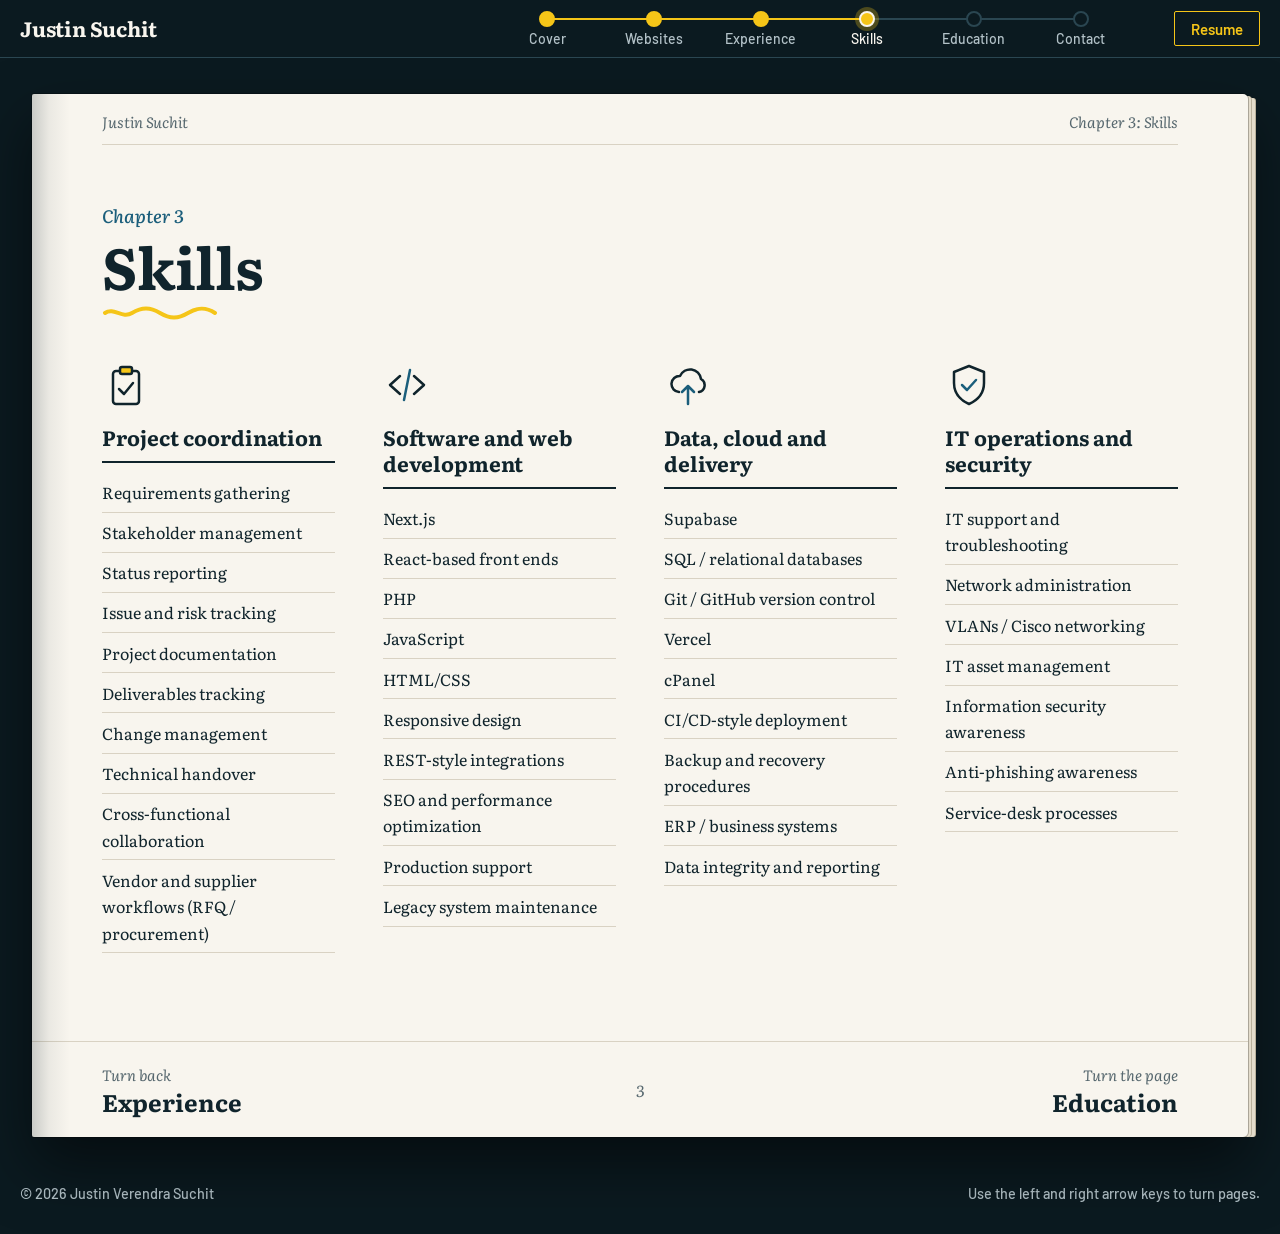
<file: skills.html>
<!DOCTYPE html>
<html lang="en">
<head>
<meta charset="UTF-8">
<meta name="viewport" content="width=device-width, initial-scale=1.0">
<title>Skills | Justin Suchit</title>
<meta name="description" content="Project coordination, software and web development, data and cloud delivery, and IT operations skills.">
<meta name="author" content="Justin Suchit">
<meta name="robots" content="index, follow">
<meta property="og:type" content="website">
<meta property="og:site_name" content="Justin Suchit">
<meta property="og:title" content="Skills | Justin Suchit">
<meta property="og:description" content="Project coordination, software and web development, data and cloud delivery, and IT operations skills.">
<meta property="og:image" content="https://raw.githubusercontent.com/JustinSuchit/Justin_Suchit-Profile/main/assets/og.png">
<meta property="og:image:width" content="1200">
<meta property="og:image:height" content="630">
<meta name="twitter:card" content="summary_large_image">
<meta name="twitter:image" content="https://raw.githubusercontent.com/JustinSuchit/Justin_Suchit-Profile/main/assets/og.png">
<meta name="theme-color" content="#10242c">
<link rel="icon" href="favicon.svg" type="image/svg+xml">
<link rel="stylesheet" href="styles.css">
</head>
<body>
<a class="skip" href="#main">Skip to content</a>

<header class="top">
  <div class="wrap top-row">
    <a class="wordmark" href="index.html">Justin Suchit</a>
    <nav aria-label="Pages">
      <ol class="rail" id="rail">
      <li class="passed"><a href="index.html"><span class="node"></span><span class="label">Cover</span></a></li>
      <li class="passed"><a href="websites.html"><span class="node"></span><span class="label">Websites</span></a></li>
      <li class="passed"><a href="experience.html"><span class="node"></span><span class="label">Experience</span></a></li>
      <li class="now"><a href="skills.html" aria-current="page"><span class="node"></span><span class="label">Skills</span></a></li>
      <li class=""><a href="education.html"><span class="node"></span><span class="label">Education</span></a></li>
      <li class=""><a href="contact.html"><span class="node"></span><span class="label">Contact</span></a></li>
      </ol>
    </nav>
    <a class="top-resume" href="resume.html">Resume</a>
  </div>
</header>

<div class="stage">
<main id="main" data-i="3" tabindex="-1">
  <div class="wrap"><p class="runhead"><span>Justin Suchit</span><span>Chapter 3: Skills</span></p></div>
  <section id="skills" class="band band-tint">
    <div class="wrap">
      <p class="chapter">Chapter 3</p>
        <h1 class="title">Skills</h1>
      <div class="skills">
        <div class="skill">
          <svg class="doodle skill-icon" viewBox="0 0 48 48" stroke-width="2.5" fill="none" stroke="currentColor" stroke-linecap="round" stroke-linejoin="round" aria-hidden="true"><path d="M14 10h20a3 3 0 0 1 3 3v27a3 3 0 0 1-3 3H14a3 3 0 0 1-3-3V13a3 3 0 0 1 3-3z"/><rect x="18" y="6" width="12" height="7" rx="2" fill="var(--yellow)"/><path d="M17 28l5 5 9-11"/></svg>
          <h3>Project coordination</h3>
          <ul><li>Requirements gathering</li><li>Stakeholder management</li><li>Status reporting</li><li>Issue and risk tracking</li><li>Project documentation</li><li>Deliverables tracking</li><li>Change management</li><li>Technical handover</li><li>Cross-functional collaboration</li><li>Vendor and supplier workflows (RFQ / procurement)</li></ul>
        </div>
        <div class="skill">
          <svg class="doodle skill-icon" viewBox="0 0 48 48" stroke-width="2.5" fill="none" stroke="currentColor" stroke-linecap="round" stroke-linejoin="round" aria-hidden="true"><path d="M17 15L7 24l10 9M31 15l10 9-10 9"/><path d="M27 9l-6 30" stroke="var(--blue)"/></svg>
          <h3>Software and web development</h3>
          <ul><li>Next.js</li><li>React-based front ends</li><li>PHP</li><li>JavaScript</li><li>HTML/CSS</li><li>Responsive design</li><li>REST-style integrations</li><li>SEO and performance optimization</li><li>Production support</li><li>Legacy system maintenance</li></ul>
        </div>
        <div class="skill">
          <svg class="doodle skill-icon" viewBox="0 0 48 48" stroke-width="2.5" fill="none" stroke="currentColor" stroke-linecap="round" stroke-linejoin="round" aria-hidden="true"><path d="M15 31a8 8 0 0 1 1-16 11 11 0 0 1 21 3 7 7 0 0 1-2 13"/><path d="M24 43V25M18 31l6-6 6 6" stroke="var(--blue)"/></svg>
          <h3>Data, cloud and delivery</h3>
          <ul><li>Supabase</li><li>SQL / relational databases</li><li>Git / GitHub version control</li><li>Vercel</li><li>cPanel</li><li>CI/CD-style deployment</li><li>Backup and recovery procedures</li><li>ERP / business systems</li><li>Data integrity and reporting</li></ul>
        </div>
        <div class="skill">
          <svg class="doodle skill-icon" viewBox="0 0 48 48" stroke-width="2.5" fill="none" stroke="currentColor" stroke-linecap="round" stroke-linejoin="round" aria-hidden="true"><path d="M24 5l15 6v11c0 10-6 17-15 21-9-4-15-11-15-21V11z"/><path d="M17 24l5 5 9-10" stroke="var(--blue)"/></svg>
          <h3>IT operations and security</h3>
          <ul><li>IT support and troubleshooting</li><li>Network administration</li><li>VLANs / Cisco networking</li><li>IT asset management</li><li>Information security awareness</li><li>Anti-phishing awareness</li><li>Service-desk processes</li></ul>
        </div>
      </div>
    </div>
  </section>

  <nav class="pager" aria-label="Page turn"><div class="wrap pager-row"><a class="pager-prev" href="experience.html"><span>Turn back</span><b>Experience</b></a><p class="folio" aria-label="Page 3">3</p><a class="pager-next" href="education.html"><span>Turn the page</span><b>Education</b></a></div></nav>
</main>
</div>

<footer class="foot">
  <div class="wrap foot-row">
    <p>© <span id="year">2026</span> Justin Verendra Suchit</p>
    <p>Use the left and right arrow keys to turn pages.</p>
  </div>
</footer>

<dialog id="caseDialog" class="case" aria-labelledby="caseTitle"><div id="caseBody"></div></dialog>

<script src="script.js"></script>
</body>
</html>
</file>
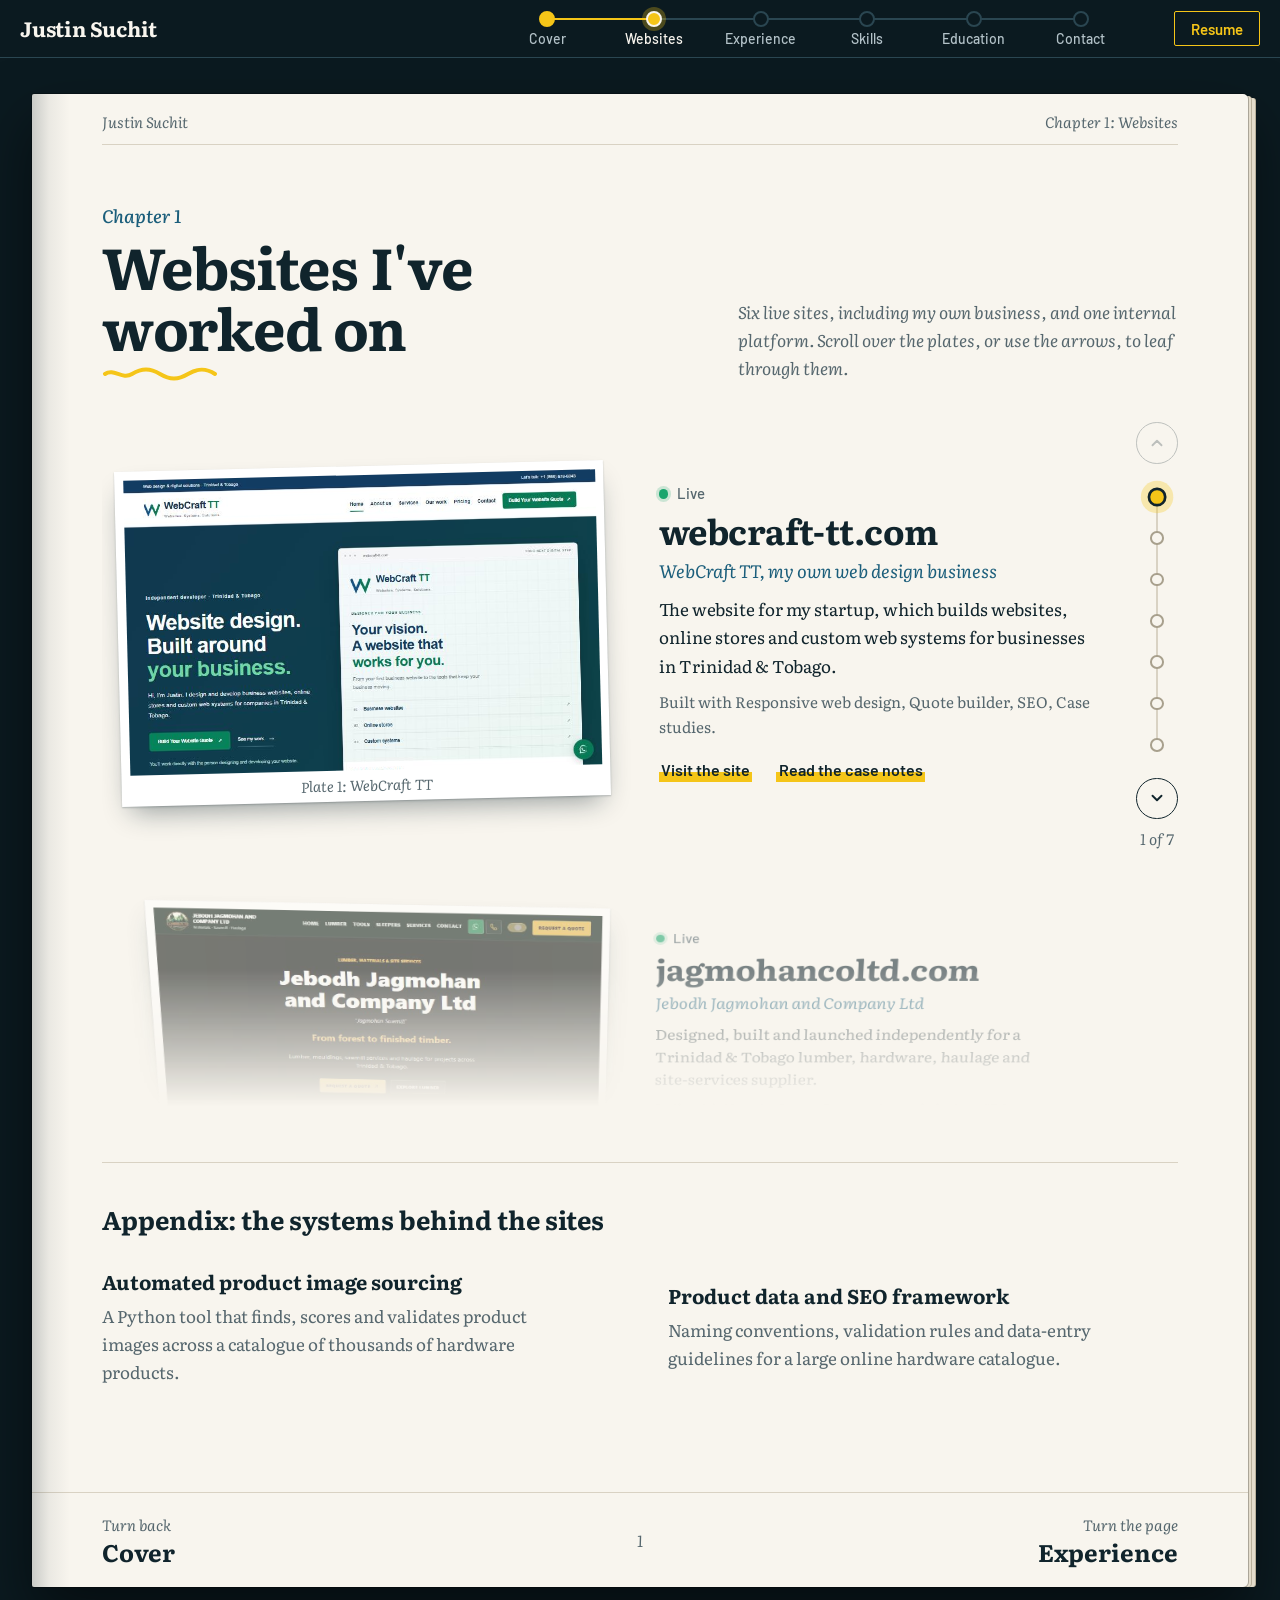
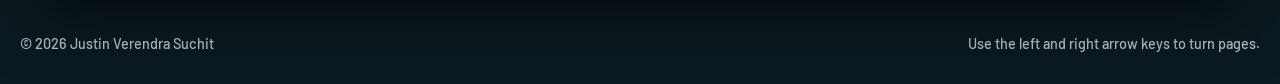
<file: websites.html>
<!DOCTYPE html>
<html lang="en">
<head>
<meta charset="UTF-8">
<meta name="viewport" content="width=device-width, initial-scale=1.0">
<title>Websites | Justin Suchit</title>
<meta name="description" content="Websites Justin Suchit has worked on: Jagmohan Sawmill, AMCOL Hardware, AMCOL Industrial, Caribbean Transport Services and the AMCOL RFQ platform.">
<meta name="author" content="Justin Suchit">
<meta name="robots" content="index, follow">
<meta property="og:type" content="website">
<meta property="og:site_name" content="Justin Suchit">
<meta property="og:title" content="Websites | Justin Suchit">
<meta property="og:description" content="Websites Justin Suchit has worked on: Jagmohan Sawmill, AMCOL Hardware, AMCOL Industrial, Caribbean Transport Services and the AMCOL RFQ platform.">
<meta property="og:image" content="https://raw.githubusercontent.com/JustinSuchit/Justin_Suchit-Profile/main/assets/og.png">
<meta property="og:image:width" content="1200">
<meta property="og:image:height" content="630">
<meta name="twitter:card" content="summary_large_image">
<meta name="twitter:image" content="https://raw.githubusercontent.com/JustinSuchit/Justin_Suchit-Profile/main/assets/og.png">
<meta name="theme-color" content="#10242c">
<link rel="icon" href="favicon.svg" type="image/svg+xml">
<link rel="stylesheet" href="styles.css">
</head>
<body>
<a class="skip" href="#main">Skip to content</a>

<header class="top">
  <div class="wrap top-row">
    <a class="wordmark" href="index.html">Justin Suchit</a>
    <nav aria-label="Pages">
      <ol class="rail" id="rail">
      <li class="passed"><a href="index.html"><span class="node"></span><span class="label">Cover</span></a></li>
      <li class="now"><a href="websites.html" aria-current="page"><span class="node"></span><span class="label">Websites</span></a></li>
      <li class=""><a href="experience.html"><span class="node"></span><span class="label">Experience</span></a></li>
      <li class=""><a href="skills.html"><span class="node"></span><span class="label">Skills</span></a></li>
      <li class=""><a href="education.html"><span class="node"></span><span class="label">Education</span></a></li>
      <li class=""><a href="contact.html"><span class="node"></span><span class="label">Contact</span></a></li>
      </ol>
    </nav>
    <a class="top-resume" href="resume.html">Resume</a>
  </div>
</header>

<div class="stage">
<main id="main" data-i="1" tabindex="-1">
  <div class="wrap"><p class="runhead"><span>Justin Suchit</span><span>Chapter 1: Websites</span></p></div>
  <section id="sites" class="manifest">
    <div class="wrap">
      <div class="manifest-head">
        <div><p class="chapter">Chapter 1</p>
        <h1 class="title">Websites I've worked on</h1></div>
        <p>Six live sites, including my own business, and one internal platform. Scroll over the plates, or use the arrows, to leaf through them.</p>
      </div>
      <div class="board" id="board"></div>

      <h3 class="sub-head">Appendix: the systems behind the sites</h3>
      <div class="systems" id="systems"></div>
    </div>
  </section>

  <nav class="pager" aria-label="Page turn"><div class="wrap pager-row"><a class="pager-prev" href="index.html"><span>Turn back</span><b>Cover</b></a><p class="folio" aria-label="Page 1">1</p><a class="pager-next" href="experience.html"><span>Turn the page</span><b>Experience</b></a></div></nav>
</main>
</div>

<footer class="foot">
  <div class="wrap foot-row">
    <p>© <span id="year">2026</span> Justin Verendra Suchit</p>
    <p>Use the left and right arrow keys to turn pages.</p>
  </div>
</footer>

<dialog id="caseDialog" class="case" aria-labelledby="caseTitle"><div id="caseBody"></div></dialog>

<script src="script.js"></script>
</body>
</html>
</file>
<file: styles.css>
@font-face { font-family: "Literata"; font-weight: 300 800; font-style: normal; font-display: swap; src: url("assets/fonts/literata-latin-wght-normal.woff2") format("woff2"); }
@font-face { font-family: "Literata"; font-weight: 300 800; font-style: italic; font-display: swap; src: url("assets/fonts/literata-latin-wght-italic.woff2") format("woff2"); }
@font-face { font-family: "Barlow"; font-weight: 500; font-style: normal; font-display: swap; src: url("assets/fonts/barlow-latin-500-normal.woff2") format("woff2"); }
@font-face { font-family: "Barlow"; font-weight: 600; font-style: normal; font-display: swap; src: url("assets/fonts/barlow-latin-600-normal.woff2") format("woff2"); }

/* A hardcover book: navy cloth cover, paper pages, yellow highlighter, margin sketches */
:root {
  --desk: #0b1a20;
  --ink: #10242c;
  --ink-2: #1a3540;
  --paper: #f8f5ee;
  --paper-hi: #fdfcf8;
  --paper-edge: #e4dccb;
  --blue: #1b5e7b;
  --yellow: #f5c518;
  --live: #1aa56d;
  --line: #d9d2c3;
  --soft: #56676e;
  --on-ink-soft: #b3c2c8;
  --on-ink-line: #2a4651;
  --serif: "Literata", Georgia, "Times New Roman", serif;
  --ui: "Barlow", system-ui, -apple-system, "Segoe UI", sans-serif;
  --steel: var(--paper);
  --gutter: clamp(1.4rem, 5.5vw, 4.75rem);
}

*, *::before, *::after { box-sizing: border-box; }
html { overflow-x: clip; }
body { margin: 0; background: var(--desk); color: var(--ink); font: 400 1.0625rem/1.65 var(--serif); -webkit-font-smoothing: antialiased; }
h1, h2, h3, p, ul, ol, dl, dd { margin: 0; }
ul, ol { padding: 0; list-style: none; }
a { color: inherit; }
img { max-width: 100%; display: block; }
:focus-visible { outline: 3px solid var(--yellow); outline-offset: 3px; }
.wrap { max-width: 80rem; margin: 0 auto; padding: 0 1.25rem; }
main .wrap { max-width: none; padding: 0 var(--gutter); position: relative; }
.skip { position: absolute; left: -999px; top: .5rem; z-index: 99; background: var(--yellow); color: var(--ink); padding: .5rem 1rem; }
.skip:focus { left: .5rem; }

h2, .title { font: 700 clamp(2.3rem, 5vw, 3.6rem)/1.06 var(--serif); letter-spacing: -.015em; text-wrap: balance; }
h3 { font: 700 1.3rem/1.25 var(--serif); }
.chapter { font: italic 500 1.125rem/1.2 var(--serif); color: var(--blue); margin-bottom: .5rem; }
.mark, .site-links a, .site-links button, .paths a { font: 600 1rem/1.4 var(--ui); color: var(--ink); text-decoration: none; background: linear-gradient(transparent 58%, var(--yellow) 58%) no-repeat 0 0 / 100% 100%; padding: 0 .15em; border: 0; cursor: pointer; transition: background-size .2s; }
.site-links a:hover, .site-links button:hover, .paths a:hover { background-image: linear-gradient(var(--yellow), var(--yellow)); }

/* Header: sits on the desk, above the book */
.top { position: sticky; top: 0; z-index: 40; background: var(--desk); border-bottom: 1px solid var(--on-ink-line); color: var(--paper); }
.top-row { display: grid; grid-template-columns: auto 1fr auto; align-items: center; gap: 1rem 2.5rem; padding-block: .7rem; }
.wordmark { font: 700 1.3rem/1 var(--serif); text-decoration: none; letter-spacing: -.01em; }
.top-resume { border: 1.5px solid var(--yellow); color: var(--yellow); padding: .45rem 1rem; border-radius: 2px; text-decoration: none; font: 600 .9375rem var(--ui); transition: background .15s, color .15s; }
.top-resume:hover { background: var(--yellow); color: var(--ink); }
.rail { display: grid; grid-template-columns: repeat(6, 1fr); max-width: 40rem; margin-left: auto; }
.rail li { position: relative; }
.rail li + li::before { content: ""; position: absolute; top: .5rem; right: 50%; width: 100%; height: 2px; margin-top: -1px; background: var(--on-ink-line); transition: background .3s; }
.rail li.passed::before, .rail li.now::before { background: var(--yellow); }
.rail a { position: relative; z-index: 1; display: grid; justify-items: center; gap: .3rem; text-decoration: none; }
.rail .node { width: 1rem; height: 1rem; border-radius: 50%; border: 2px solid var(--on-ink-line); background: var(--desk); transition: transform .2s, background .3s, border-color .3s, box-shadow .3s; }
.rail .passed .node { background: var(--yellow); border-color: var(--yellow); }
.rail .now .node { background: var(--yellow); border-color: var(--paper); box-shadow: 0 0 0 4px rgb(245 197 24 / .28); }
.rail a:hover .node { transform: scale(1.35); border-color: var(--paper); }
.rail .label { font: 500 .875rem/1 var(--ui); color: var(--on-ink-soft); transition: color .2s; }
.rail .now .label, .rail a:hover .label { color: var(--paper); }
@media (max-width: 820px) {
  .top-row { grid-template-columns: 1fr auto; }
  .top-row nav { grid-column: 1 / -1; grid-row: 2; }
  .rail { max-width: none; margin: 0 -.5rem; }
  .rail .label { font-size: .78rem; }
}

/* The book: one paper page on the desk, with a spine and a stack of pages behind it */
.stage { perspective: 2600px; overflow-x: clip; padding: 1rem .55rem 2rem; }
@media (min-width: 900px) { .stage { padding: 2.25rem 2rem 3rem; } }
main { position: relative; display: block; max-width: 80rem; min-height: 70vh; margin: 0 auto; background: var(--paper); border-radius: 2px 5px 5px 2px; overflow: hidden; outline: none; backface-visibility: hidden;
  box-shadow: 0 0 0 1px rgb(0 0 0 / .25), 4px 1px 0 -1px var(--paper-edge), 5px 1px 0 -1px #b9b09b, 9px 2px 0 -2px var(--paper-edge), 10px 2px 0 -2px #b9b09b, 0 28px 60px rgb(0 0 0 / .5); }
main::before { content: ""; position: absolute; inset: 0 auto 0 0; width: clamp(.9rem, 3vw, 2.75rem); z-index: 3; pointer-events: none; background: linear-gradient(90deg, rgb(16 36 44 / .2), rgb(16 36 44 / .06) 45%, transparent); }
main::after { content: ""; position: absolute; inset: 0; z-index: 4; pointer-events: none; opacity: 0; background: linear-gradient(90deg, rgb(16 36 44 / 0), rgb(16 36 44 / .5)); }
main.out-fwd { transform-origin: left center; animation: turn-out-fwd .42s cubic-bezier(.55, 0, .9, .45) forwards; }
main.in-fwd { transform-origin: right center; animation: turn-in-fwd .5s cubic-bezier(.1, .6, .3, 1) both; }
main.out-back { transform-origin: right center; animation: turn-out-back .42s cubic-bezier(.55, 0, .9, .45) forwards; }
main.in-back { transform-origin: left center; animation: turn-in-back .5s cubic-bezier(.1, .6, .3, 1) both; }
main.out-fwd::after, main.out-back::after { animation: shade .42s ease-in forwards; }
main.out-back::after, main.in-back::after { transform: scaleX(-1); }
@keyframes turn-out-fwd { to { transform: rotateY(-88deg); } }
@keyframes turn-in-fwd { from { transform: rotateY(88deg); } to { transform: rotateY(0); } }
@keyframes turn-out-back { to { transform: rotateY(88deg); } }
@keyframes turn-in-back { from { transform: rotateY(-88deg); } to { transform: rotateY(0); } }
@keyframes shade { to { opacity: 1; } }

.runhead { display: flex; justify-content: space-between; gap: 1rem; padding: 1.1rem 0 .8rem; border-bottom: 1px solid var(--line); font: italic 400 .9375rem/1.3 var(--serif); color: var(--soft); }

/* Buttons */
.btn { display: inline-flex; align-items: center; justify-content: center; min-height: 2.9rem; padding: 0 1.3rem; border: 1.5px solid var(--ink); border-radius: 2px; background: transparent; color: var(--ink); font: 600 1rem var(--ui); text-decoration: none; cursor: pointer; transition: background .15s, color .15s, border-color .15s; }
.btn:hover { background: var(--ink); color: var(--paper); }
.btn-solid { background: var(--ink); color: var(--paper); }
.btn-solid:hover { background: var(--blue); border-color: var(--blue); }
.actions { display: flex; flex-wrap: wrap; gap: .75rem; margin-top: 1.75rem; }
.lamp { display: inline-block; width: .6rem; height: .6rem; border-radius: 50%; flex: none; }
.lamp-live { background: var(--live); box-shadow: 0 0 0 3px rgb(26 165 109 / .2); }
.lamp-internal { background: var(--yellow); box-shadow: 0 0 0 3px rgb(245 197 24 / .3); }

/* Cover */
.hero { color: var(--paper); padding: clamp(.9rem, 2.4vw, 2rem); background-color: var(--ink);
  background-image: repeating-linear-gradient(0deg, rgb(255 255 255 / .03) 0 1px, transparent 1px 3px), repeating-linear-gradient(90deg, rgb(255 255 255 / .025) 0 1px, transparent 1px 3px); }
.hero .wrap { border: 1.5px solid rgb(245 197 24 / .8); outline: 1px solid rgb(245 197 24 / .35); outline-offset: -.45rem; padding: clamp(2rem, 5vw, 4.25rem) clamp(1.4rem, 5vw, 4rem); }
.avail { display: flex; align-items: center; gap: .7rem; font: 500 1rem/1.4 var(--ui); color: var(--on-ink-soft); margin-bottom: 1.75rem; }
.avail .lamp-live { background: #3ddc97; }
.hero h1 { font: 700 clamp(3.3rem, 9.4vw, 7.6rem)/.96 var(--serif); letter-spacing: -.025em; }
.hero-foot { display: grid; gap: 1.5rem; margin-top: 2.75rem; padding-top: 1.75rem; border-top: 1.5px solid rgb(245 197 24 / .7); }
.hero-role { font: italic 500 clamp(1.5rem, 2.6vw, 2rem)/1.2 var(--serif); color: var(--yellow); max-width: 17ch; }
.hero-text p { max-width: 60ch; color: #d3dde1; }
.hero-photo { width: 8rem; aspect-ratio: 4 / 5; object-fit: cover; border: .4rem solid var(--paper); }
.hero .btn { border-color: var(--paper); color: var(--paper); }
.hero .btn:hover { background: var(--paper); color: var(--ink); }
.hero .btn-solid { background: var(--yellow); border-color: var(--yellow); color: var(--ink); }
.hero .btn-solid:hover { background: var(--paper); border-color: var(--paper); }
@media (min-width: 900px) {
  .hero-foot { grid-template-columns: auto minmax(13rem, 1fr) 2fr; gap: 3rem; align-items: start; }
  .hero-foot:not(:has(.hero-photo)) { grid-template-columns: minmax(13rem, 1fr) 2fr; }
}

/* Contents */
.contents { padding: 3.5rem 0 3rem; }
@media (min-width: 900px) { .contents { padding: 5rem 0 4rem; } }
.toc { margin-top: 2rem; }
.toc a { display: grid; grid-template-columns: 2.25rem auto 1fr; gap: 0 .9rem; align-items: baseline; padding: .85rem 0; text-decoration: none; }
.toc-n { font: italic 500 1.25rem var(--serif); color: var(--blue); }
.toc-name { font: 700 clamp(1.5rem, 2.8vw, 2.1rem)/1.15 var(--serif); letter-spacing: -.01em; background: linear-gradient(var(--yellow), var(--yellow)) no-repeat 0 88% / 0 38%; transition: background-size .3s; }
.toc a:hover .toc-name, .toc a:focus-visible .toc-name { background-size: 100% 38%; }
.toc-dots { display: none; }
.toc-text { grid-column: 2 / -1; font-style: italic; color: var(--soft); }
@media (min-width: 800px) {
  .toc a { grid-template-columns: 2.25rem auto 1fr auto; }
  .toc-dots { display: block; align-self: end; height: 0; border-bottom: 2px dotted #a8a08d; margin-bottom: .5em; }
  .toc-text { grid-column: auto; text-align: right; max-width: 30rem; }
}
.with-arrow { display: flex; align-items: flex-end; gap: 1.25rem; flex-wrap: wrap; }
.contents h2.with-arrow::after { flex-basis: 100%; margin-top: 0; }
.doodle-arrow { width: 5rem; height: auto; color: var(--blue); transform: translateY(1.4rem) rotate(8deg); }

/* Also by the author */
.startup { padding: 3rem 0 4.5rem; }
.startup-grid { display: grid; gap: 2rem; padding-top: 3rem; border-top: 1px solid var(--line); }
@media (min-width: 900px) { .startup-grid { grid-template-columns: 1fr 1.3fr; gap: 4rem; align-items: start; } }
.startup-kicker { font: italic 500 1.125rem/1.2 var(--serif); color: var(--blue); margin-bottom: .5rem; }
.startup-tag { font: italic 500 clamp(1.3rem, 2.2vw, 1.6rem)/1.2 var(--serif); margin-top: .6rem; color: var(--soft); }
.startup-grid p { max-width: 60ch; }
.startup-list { display: grid; grid-template-columns: 1fr 1fr; gap: 0 2rem; margin-top: 1.5rem; border-top: 2px solid var(--ink); }
.startup-list li { padding: .6rem 0; border-bottom: 1px solid var(--line); }
@media (max-width: 520px) { .startup-list { grid-template-columns: 1fr; } }
.doodle-craft { display: block; width: min(100%, 17rem); height: auto; margin-top: 2rem; }

/* Chapter pages */
.band, .manifest, .contact { padding: 2.75rem 0 4rem; }
@media (min-width: 900px) { .band, .manifest, .contact { padding: 3.75rem 0 5.5rem; } }
.band .title { margin-bottom: 2.5rem; }
.page-art { position: absolute; right: var(--gutter); top: -1.25rem; width: clamp(5.5rem, 12vw, 10rem); height: auto; }

/* Chapter 1: plates you leaf through */
.manifest-head { display: grid; gap: 1.25rem; margin-bottom: 2.5rem; }
.manifest-head p:not(.chapter) { color: var(--soft); max-width: 44ch; font-style: italic; }
@media (min-width: 900px) { .manifest-head { grid-template-columns: 1fr auto; align-items: end; } }
.wheel { --wh: clamp(32rem, 76vh, 46rem); display: grid; grid-template-columns: minmax(0, 1fr) auto; gap: 1.5rem; outline: none; }
.wheel:focus-visible { outline: 3px solid var(--yellow); outline-offset: 8px; }
.wheel-stage { position: relative; height: var(--wh); overflow: hidden; perspective: 1800px; perspective-origin: 50% 40%; cursor: pointer; -webkit-mask-image: linear-gradient(#000 80%, transparent); mask-image: linear-gradient(#000 80%, transparent); }
.wcard { position: absolute; inset: 0 0 auto 0; height: 62%; display: grid; grid-template-columns: minmax(0, 1.1fr) minmax(0, 1fr); gap: clamp(1.5rem, 4vw, 3.5rem); align-items: center; padding: .75rem .5rem .75rem 1rem; cursor: default; transform-origin: 50% 0; transition: transform .6s cubic-bezier(.2, .7, .2, 1), opacity .6s ease; will-change: transform; }
.wcard.is-next { pointer-events: none; }
.site-shot { all: unset; box-sizing: border-box; display: block; cursor: pointer; justify-self: center; width: min(100%, calc((var(--wh) * .62 - 5.5rem) * 1.6)); padding: .55rem .55rem 0; background: #fff; box-shadow: 0 1px 2px rgb(16 36 44 / .25), 0 14px 28px -10px rgb(16 36 44 / .45); transform: rotate(-1.4deg); transition: transform .3s; }
.wcard:nth-child(even) .site-shot { transform: rotate(1.2deg); }
.wcard:hover .site-shot { transform: rotate(0) scale(1.015); }
.shot { display: block; width: 100%; height: auto; aspect-ratio: 8 / 5; object-fit: cover; object-position: top; }
.shot-none { display: grid; place-items: center; padding: 1rem; text-align: center; font: italic 600 1.6rem/1.2 var(--serif); color: var(--soft); background: repeating-linear-gradient(-45deg, var(--paper) 0 12px, var(--paper-edge) 12px 13px); }
.plate-cap { display: block; padding: .4rem 0 .5rem; text-align: center; font: italic 400 .9rem/1.2 var(--serif); color: var(--soft); }
.wcard-body { min-width: 0; }
.site-status { display: flex; align-items: center; gap: .55rem; font: 500 .9375rem/1 var(--ui); color: var(--soft); margin-bottom: .6rem; }
.site-name { all: unset; cursor: pointer; display: block; font: 700 clamp(1.6rem, 2.7vw, 2.4rem)/1.1 var(--serif); letter-spacing: -.015em; overflow-wrap: anywhere; background: linear-gradient(var(--yellow), var(--yellow)) no-repeat 0 90% / 0 34%; transition: background-size .3s; }
.site-name:hover { background-size: 100% 34%; }
.site-name:focus-visible { outline: 3px solid var(--yellow); outline-offset: 4px; }
.site-client { font-style: italic; color: var(--blue); margin-top: .45rem; font-size: 1.125rem; }
.site-desc { margin-top: .6rem; max-width: 46ch; }
.site-stack { margin-top: .6rem; font-size: .95rem; color: var(--soft); }
.site-links { display: flex; flex-wrap: wrap; gap: .5rem 1.5rem; margin-top: 1.25rem; }
.wheel-side { display: flex; flex-direction: column; align-items: center; gap: .75rem; height: calc(var(--wh) * .62); }
.wheel-btn { width: 2.6rem; height: 2.6rem; flex: none; display: grid; place-items: center; border-radius: 50%; border: 1.5px solid var(--ink); background: transparent; color: var(--ink); cursor: pointer; transition: background .15s, color .15s; }
.wheel-btn:hover:not(:disabled) { background: var(--ink); color: var(--paper); }
.wheel-btn:disabled { opacity: .25; cursor: default; }
.wheel-nodes { flex: 1; display: flex; flex-direction: column; min-height: 0; }
.wheel-nodes li { position: relative; flex: 1; display: flex; align-items: center; justify-content: center; }
.wheel-nodes li + li::before { content: ""; position: absolute; left: 50%; bottom: 50%; width: 2px; height: 100%; margin-left: -1px; background: var(--line); transition: background .3s; }
.wheel-nodes li.passed::before, .wheel-nodes li.now::before { background: var(--ink); }
.wheel-nodes button { all: unset; position: relative; z-index: 1; cursor: pointer; padding: .35rem; display: grid; }
.wheel-nodes button:focus-visible { outline: 3px solid var(--yellow); border-radius: 50%; }
.wheel-nodes .node { display: block; width: .85rem; height: .85rem; border-radius: 50%; border: 2px solid #a8a08d; background: var(--paper); transition: transform .2s, background .3s, border-color .3s, box-shadow .3s; }
.wheel-nodes .passed .node { background: var(--ink); border-color: var(--ink); }
.wheel-nodes .now .node { background: var(--yellow); border-color: var(--ink); transform: scale(1.35); box-shadow: 0 0 0 5px rgb(245 197 24 / .3); }
.wheel-nodes button:hover .node { border-color: var(--ink); transform: scale(1.35); }
.wheel-count { font: italic 400 .95rem/1 var(--serif); color: var(--soft); white-space: nowrap; }
@media (max-width: 800px) {
  .wheel { --wh: clamp(38rem, 86vh, 44rem); grid-template-columns: minmax(0, 1fr); gap: 1rem; }
  .wcard { height: 78%; grid-template-columns: 1fr; align-content: start; gap: 1.25rem; padding: .5rem .25rem; }
  .site-shot { width: min(100%, 19rem); }
  .site-stack, .site-client { display: none; }
  .site-desc { display: -webkit-box; -webkit-line-clamp: 3; -webkit-box-orient: vertical; overflow: hidden; }
  .wheel-side { flex-direction: row; height: auto; }
  .wheel-nodes { flex-direction: row; }
  .wheel-nodes li + li::before { left: auto; right: 50%; bottom: auto; top: 50%; width: 100%; height: 2px; margin: -1px 0 0; }
}
.sub-head { margin: 3.5rem 0 0; padding-top: 2.5rem; border-top: 1px solid var(--line); font-size: 1.6rem; }
.systems { display: grid; gap: 0 3.5rem; margin-top: 1rem; }
@media (min-width: 800px) { .systems { grid-template-columns: 1fr 1fr; } }
.system { all: unset; box-sizing: border-box; cursor: pointer; display: block; padding: 1.1rem 0; }
.system:focus-visible { outline: 3px solid var(--yellow); outline-offset: 3px; }
.system b { font: 700 1.25rem/1.25 var(--serif); background: linear-gradient(var(--yellow), var(--yellow)) no-repeat 0 90% / 0 36%; transition: background-size .3s; }
.system:hover b { background-size: 100% 36%; }
.system span { display: block; color: var(--soft); margin-top: .3rem; max-width: 46ch; }

/* Experience */
.roles { border-top: 2px solid var(--ink); }
.role { display: grid; gap: .6rem 3rem; padding: 2rem 0; border-bottom: 1px solid var(--line); }
@media (min-width: 900px) { .role { grid-template-columns: 14rem 1fr; padding: 2.5rem 0; } }
.when { font: italic 500 1.125rem/1.3 var(--serif); color: var(--blue); }
.when span { display: block; font: 500 .9375rem/1.5 var(--ui); color: var(--soft); margin-top: .2rem; }
.role h3 { font-size: 1.6rem; letter-spacing: -.01em; }
.where { font-style: italic; margin-top: .15rem; }
.where a:hover { color: var(--blue); }
.role ul { margin-top: 1rem; display: grid; gap: .6rem; max-width: 70ch; }
.role li { position: relative; padding-left: 1.3rem; }
.role li::before { content: ""; position: absolute; left: 0; top: .72em; width: .55rem; height: 2px; background: var(--blue); }

/* Skills */
.skills { display: grid; gap: 2.5rem 3rem; }
@media (min-width: 700px) { .skills { grid-template-columns: 1fr 1fr; } }
@media (min-width: 1100px) { .skills { grid-template-columns: repeat(4, 1fr); } }
.skill h3 { padding-bottom: .7rem; margin-bottom: .6rem; border-bottom: 2px solid var(--ink); }
.skill li { padding: .4rem 0; border-bottom: 1px solid var(--line); font-size: 1rem; }
.skill-icon { display: block; width: 3rem; height: 3rem; margin-bottom: .9rem; }

/* Education */
.edu { display: grid; gap: 2rem 3rem; border-top: 2px solid var(--ink); padding-top: 2rem; }
@media (min-width: 900px) { .edu { grid-template-columns: repeat(3, 1fr); } }
.edu h3 { font-size: 1.5rem; margin-top: .35rem; letter-spacing: -.01em; }
.detail { color: var(--soft); margin-top: .6rem; font-size: 1rem; max-width: 42ch; }

/* Contact */
.contact-grid { display: grid; gap: 3rem; }
@media (min-width: 950px) { .contact-grid { grid-template-columns: 1fr 1.05fr; gap: 4.5rem; } }
.paths { display: grid; gap: 1.5rem; margin-top: 2rem; }
.paths p { margin-top: .3rem; max-width: 44ch; }
.contact-links { margin-top: 2rem; border-top: 2px solid var(--ink); }
.contact-links li { display: grid; grid-template-columns: 6rem 1fr; gap: 1rem; padding: .75rem 0; border-bottom: 1px solid var(--line); overflow-wrap: anywhere; }
.contact-links span { font-style: italic; color: var(--soft); }
.contact-links a:hover { color: var(--blue); }
.doodle-plane { display: block; width: 12rem; height: auto; margin-top: 2rem; }
.form { display: grid; gap: 1.25rem; align-self: start; background: var(--paper-hi); padding: 1.5rem; border: 1px solid var(--line); box-shadow: 0 14px 30px -18px rgb(16 36 44 / .5); transform: rotate(.5deg); }
@media (min-width: 700px) { .form { padding: 2.25rem; } }
.pair { display: grid; gap: 1.25rem; }
@media (min-width: 600px) { .pair { grid-template-columns: 1fr 1fr; } }
.form label { display: grid; gap: .2rem; font: italic 400 .95rem/1.3 var(--serif); color: var(--soft); }
.form input, .form select, .form textarea { width: 100%; padding: .5rem 0; border: 0; border-bottom: 1.5px solid var(--ink); border-radius: 0; background: transparent; color: var(--ink); font: 400 1.0625rem var(--serif); }
.form textarea { resize: vertical; background-image: repeating-linear-gradient(transparent 0 1.74rem, var(--line) 1.74rem calc(1.74rem + 1px)); line-height: 1.75rem; border-bottom-color: var(--line); padding: 0; }
.form input:focus, .form select:focus, .form textarea:focus { outline: none; border-bottom-color: var(--blue); box-shadow: 0 2px 0 var(--yellow); }
.form-note { font-size: .9rem; font-style: italic; color: var(--soft); }

/* Page turn links and folio */
.pager { border-top: 1px solid var(--line); }
.pager-row { display: grid; grid-template-columns: 1fr auto 1fr; align-items: center; gap: 1rem; padding-block: 1.3rem; }
.pager a { display: grid; gap: .1rem; text-decoration: none; justify-self: start; }
.pager a span { font: italic 400 .9375rem var(--serif); color: var(--soft); }
.pager b { font: 700 clamp(1.15rem, 2.4vw, 1.5rem)/1.2 var(--serif); background: linear-gradient(var(--yellow), var(--yellow)) no-repeat 0 90% / 0 36%; transition: background-size .3s; }
.pager a:hover b { background-size: 100% 36%; }
.pager .pager-next { text-align: right; justify-self: end; justify-items: end; }
.folio { font: italic 400 1rem var(--serif); color: var(--soft); }

.foot { color: var(--on-ink-soft); padding: 0 0 2rem; font: 500 .9rem var(--ui); }
.foot-row { display: flex; flex-wrap: wrap; justify-content: space-between; gap: .5rem 2rem; }
@media (max-width: 820px) { .foot-row p:last-child { display: none; } }

/* Case notes: a loose sheet */
.case { width: min(58rem, calc(100vw - 1.5rem)); max-height: calc(100vh - 1.5rem); padding: 0; border: 0; border-radius: 2px; background: var(--paper-hi); color: var(--ink); overflow: auto; box-shadow: 0 30px 80px rgb(0 0 0 / .5); }
.case::backdrop { background: rgb(11 26 32 / .8); }
.case-in { padding: 1.5rem; }
@media (min-width: 800px) { .case-in { padding: 3rem 3.5rem; } }
.case-top { display: flex; justify-content: space-between; align-items: center; gap: 1rem; margin-bottom: 1.5rem; }
.case-top .site-status { margin: 0; }
.case h2 { font-size: clamp(2rem, 5vw, 3.1rem); overflow-wrap: anywhere; }
.case-sum { margin-top: .9rem; font-size: 1.15rem; font-style: italic; max-width: 58ch; color: var(--ink-2); }
.case-shot { margin-top: 2rem; padding: .6rem; background: #fff; box-shadow: 0 1px 2px rgb(16 36 44 / .25), 0 14px 28px -12px rgb(16 36 44 / .4); }
.figures { display: grid; gap: 1.5rem 3rem; margin: 2.25rem 0 0; }
@media (min-width: 700px) { .figures { grid-template-columns: 1fr 1fr; } }
.figures dt { font: 700 clamp(2.75rem, 6vw, 4rem)/1 var(--serif); color: var(--blue); letter-spacing: -.02em; }
.figures dd { margin: .3rem 0 0; max-width: 32ch; font-style: italic; color: var(--ink-2); }
.case-grid { display: grid; gap: 2.5rem; margin-top: 2.25rem; padding-top: 2rem; border-top: 2px solid var(--ink); }
@media (min-width: 850px) { .case-grid { grid-template-columns: 1.7fr 1fr; } }
.case-main { display: grid; gap: 1.6rem; }
.case-main h3, .case-side h3 { font: italic 500 1.125rem/1.3 var(--serif); color: var(--blue); margin-bottom: .35rem; }
.case-main ul { display: grid; gap: .5rem; }
.case-main li { position: relative; padding-left: 1.3rem; }
.case-main li::before { content: ""; position: absolute; left: 0; top: .72em; width: .55rem; height: 2px; background: var(--blue); }
.case-side { display: grid; gap: 1.5rem; align-content: start; }
.case-side li { padding: .35rem 0; border-bottom: 1px solid var(--line); }

/* Margin sketches */
.doodle { color: var(--ink); overflow: visible; flex: none; }
.title::after, .contents h2::after { content: ""; display: block; width: 7.25rem; height: 1rem; margin-top: .6rem; background: url("data:image/svg+xml,%3Csvg xmlns='http://www.w3.org/2000/svg' viewBox='0 0 116 16'%3E%3Cpath d='M3 8C12 2 20 14 30 8S48 2 58 8s18 6 28 0 18-6 27 0' fill='none' stroke='%23f5c518' stroke-width='4' stroke-linecap='round'/%3E%3C/svg%3E") no-repeat left / contain; }
.hero-art { display: none; color: var(--paper); }
.hero-art [fill="var(--paper)"] { fill: var(--ink-2); }
.hero-art [stroke="var(--blue)"] { stroke: var(--yellow); }
.hero-art [stroke="var(--soft)"] { stroke: var(--on-ink-soft); }
.hero-art [fill="var(--blue)"] { fill: #2a7ea3; }
@media (min-width: 1100px) { .hero-art { display: block; position: absolute; right: clamp(1.5rem, 4vw, 3.5rem); top: 2.25rem; width: min(29vw, 26rem); height: auto; } }
/* Doodle motion */
.doodle * { transform-box: fill-box; transform-origin: center; }
.doodle .sway { transform-box: view-box; transform-origin: 260px 78px; }
.twinkle { animation: twinkle 2.6s ease-in-out infinite; }
.twinkle.t2 { animation-delay: .9s; }
.twinkle.t3 { animation-delay: 1.7s; }
@keyframes twinkle { 0%, 100% { transform: scale(1) rotate(0); opacity: 1; } 50% { transform: scale(.45) rotate(45deg); opacity: .35; } }
.pulse { animation: pulse 2.75s ease-in-out infinite; }
@keyframes pulse { 0%, 100% { opacity: .2; transform: scaleX(.9); } 50% { opacity: 1; transform: scaleX(1.06); } }
.tap { animation: tap 2.75s ease-in-out infinite; }
@keyframes tap { 0%, 70%, 100% { transform: translate(0, 0); } 80% { transform: translate(-5px, -5px) scale(.88); } 90% { transform: translate(0, 0); } }
.scribble { animation: scribble 1.6s ease-in-out infinite; }
@keyframes scribble { 0%, 100% { transform: translate(0, 0) rotate(0); } 25% { transform: translate(-7px, 2px) rotate(-3deg); } 50% { transform: translate(-1px, -2px) rotate(1deg); } 75% { transform: translate(-9px, 1px) rotate(-4deg); } }
.doodle-arrow { animation: nudge 1.8s ease-in-out infinite; }
@keyframes nudge { 0%, 100% { transform: translateY(1.4rem) rotate(8deg); } 50% { transform: translate(.35rem, 1.9rem) rotate(8deg); } }
.title::after, .contents h2::after { animation: draw 1s .25s cubic-bezier(.3, .7, .2, 1) both; }
@keyframes draw { from { clip-path: inset(0 100% 0 0); } to { clip-path: inset(0 0 0 0); } }
.skill-icon { animation: hop 3.2s ease-in-out infinite; }
.skill:nth-child(2) .skill-icon { animation-delay: .35s; }
.skill:nth-child(3) .skill-icon { animation-delay: .7s; }
.skill:nth-child(4) .skill-icon { animation-delay: 1.05s; }
@keyframes hop { 0%, 22%, 100% { transform: translateY(0) rotate(0); } 8% { transform: translateY(-7px) rotate(-6deg); } 15% { transform: translateY(0) rotate(3deg); } }
.page-art { animation: bob 4s ease-in-out infinite; }
@keyframes bob { 0%, 100% { transform: translateY(0) rotate(-2deg); } 50% { transform: translateY(-7px) rotate(2deg); } }
.clasp { animation: twinkle 3s ease-in-out infinite; }
.doodle .tassel { transform-box: view-box; transform-origin: 154px 48px; animation: swing 2.4s ease-in-out infinite; }
@keyframes swing { 0%, 100% { transform: rotate(-9deg); } 50% { transform: rotate(9deg); } }
.trail { animation: march 1.2s linear infinite; }
@keyframes march { to { stroke-dashoffset: -28; } }
.fly { animation: fly 3s ease-in-out infinite; }
@keyframes fly { 0%, 100% { transform: translate(0, 0) rotate(0); } 50% { transform: translate(7px, -8px) rotate(-4deg); } }
.doodle-craft .twinkle, .hero-art .twinkle, .page-art .twinkle { transform-origin: center; }
@media (prefers-reduced-motion: reduce) { * { transition: none !important; animation: none !important; } }
.sway { animation: sway 5.5s ease-in-out infinite; }
@keyframes sway { 0%, 100% { transform: rotate(-2.2deg); } 50% { transform: rotate(2.2deg); } }
main .pager-row { padding-block: 1.3rem; }
.startup { padding: 0 0 4.5rem; }
.startup::before { content: ""; display: block; height: 1px; margin: 0 var(--gutter); background: var(--line); }
main .startup-grid { padding-top: 3rem; border-top: 0; }

/* Baby blue cover */
:root { --cover: #a6d6f2; }
.hero { color: var(--ink); background-color: var(--cover); background-image: repeating-linear-gradient(0deg, rgb(16 36 44 / .035) 0 1px, transparent 1px 3px), repeating-linear-gradient(90deg, rgb(16 36 44 / .03) 0 1px, transparent 1px 3px); }
.hero .wrap { border-color: var(--ink); outline-color: rgb(16 36 44 / .4); }
.avail { color: var(--ink-2); }
.avail .lamp-live { background: var(--live); }
.hero-foot { border-top-color: var(--ink); }
.hero-role { color: var(--ink); }
.hero-text p { color: var(--ink-2); }
.hero .btn { border-color: var(--ink); color: var(--ink); }
.hero .btn:hover { background: var(--ink); color: var(--paper); }
.hero .btn-solid { background: var(--ink); border-color: var(--ink); color: var(--paper); }
.hero .btn-solid:hover { background: var(--blue); border-color: var(--blue); color: var(--paper); }
.hero-photo { border-color: var(--paper); }
.hero-art { color: var(--ink); }
.hero-art [fill="var(--paper)"] { fill: var(--paper); }
.hero-art [stroke="var(--blue)"] { stroke: var(--blue); }
.hero-art [stroke="var(--soft)"] { stroke: var(--soft); }
.hero-art [fill="var(--blue)"] { fill: var(--blue); }

/* Experience: timeline you can read at a glance, one role at a time */
.band .title { margin-bottom: 1rem; }
#skills .title, #education .title { margin-bottom: 2.5rem; }
.tl-hint { font-style: italic; color: var(--soft); margin-bottom: 2.25rem; }
.tl { display: grid; grid-template-columns: repeat(4, 1fr); }
.tl li { position: relative; }
.tl li + li::before { content: ""; position: absolute; top: 2.55rem; right: 50%; width: 100%; height: 3px; margin-top: -1.5px; background: var(--line); transition: background .3s; }
.tl li.passed::before, .tl li.now::before { background: var(--ink); }
.tl button { all: unset; box-sizing: border-box; position: relative; z-index: 1; cursor: pointer; display: grid; justify-items: center; gap: .15rem; width: 100%; padding: 0 .4rem .75rem; text-align: center; border-radius: 4px; }
.tl button:focus-visible { outline: 3px solid var(--yellow); outline-offset: 2px; }
.stop-when { font: italic 500 1rem/1.3 var(--serif); color: var(--blue); height: 1.5rem; }
.stop-year { display: none; font: italic 500 1rem/1.3 var(--serif); color: var(--blue); height: 1.5rem; }
.tl .node { width: 1.6rem; height: 1.6rem; margin: .25rem 0 .6rem; border-radius: 50%; border: 3px solid #a8a08d; background: var(--paper); transition: transform .2s, background .3s, border-color .3s, box-shadow .3s; }
.tl .passed .node { background: var(--ink); border-color: var(--ink); }
.tl .now .node { background: var(--yellow); border-color: var(--ink); transform: scale(1.2); box-shadow: 0 0 0 7px rgb(245 197 24 / .3); }
.tl button:hover .node { border-color: var(--ink); transform: scale(1.2); }
.stop-what { font: 700 1.0625rem/1.25 var(--serif); background: linear-gradient(var(--yellow), var(--yellow)) no-repeat 50% 92% / 0 36%; transition: background-size .3s; }
.tl .now .stop-what, .tl button:hover .stop-what { background-size: 100% 36%; }
.stop-where { font-style: italic; color: var(--soft); font-size: .95rem; }
@media (max-width: 700px) {
  .stop-when, .stop-what { display: none; }
  .stop-year { display: block; }
  .stop-where { font-size: .82rem; line-height: 1.25; }
}
.roles { border-top: 0; margin-top: 1.5rem; }
.role { border-bottom: 0; padding: 2.25rem 0 0; border-top: 2px solid var(--ink); }
.role[hidden] { display: none; }
.role:not([hidden]) { animation: rise .4s cubic-bezier(.2, .7, .2, 1); }
@keyframes rise { from { opacity: 0; transform: translateY(10px); } }
.role-side { display: flex; gap: 1.25rem; align-items: center; }
.role-art { width: 7rem; height: auto; }
@media (min-width: 900px) {
  .role { grid-template-columns: 15rem 1fr; }
  .role-side { display: block; }
  .role-art { width: 11rem; margin-bottom: 1.25rem; }
}
.role-lead { font: italic 400 1.2rem/1.5 var(--serif); margin-top: .9rem; max-width: 52ch; }
.chips { display: flex; flex-wrap: wrap; gap: .5rem .6rem; margin-top: 1.1rem; }
.chips li { font: 600 .9rem/1 var(--ui); padding: .45rem .7rem; background: linear-gradient(transparent 55%, var(--yellow) 55%); }
.role ul.chips { display: flex; max-width: none; }
.role ul.chips li { padding-left: .7rem; }
.role ul.chips li::before { display: none; }
.role-points { margin-top: 1.5rem; }
.steps { display: grid; grid-template-columns: 1fr 1fr; gap: 1rem; margin-top: 2.25rem; padding-top: 1.25rem; border-top: 1px solid var(--line); }
.step { all: unset; cursor: pointer; display: grid; gap: .1rem; }
.step:focus-visible { outline: 3px solid var(--yellow); outline-offset: 3px; }
.step span { font: italic 400 .9375rem var(--serif); color: var(--soft); }
.step b { font: 700 1.05rem/1.3 var(--serif); background: linear-gradient(var(--yellow), var(--yellow)) no-repeat 0 90% / 0 36%; transition: background-size .3s; justify-self: start; }
.step:hover b { background-size: 100% 36%; }
.step-later { text-align: right; justify-items: end; }
.step-later b { justify-self: end; }
</file>
